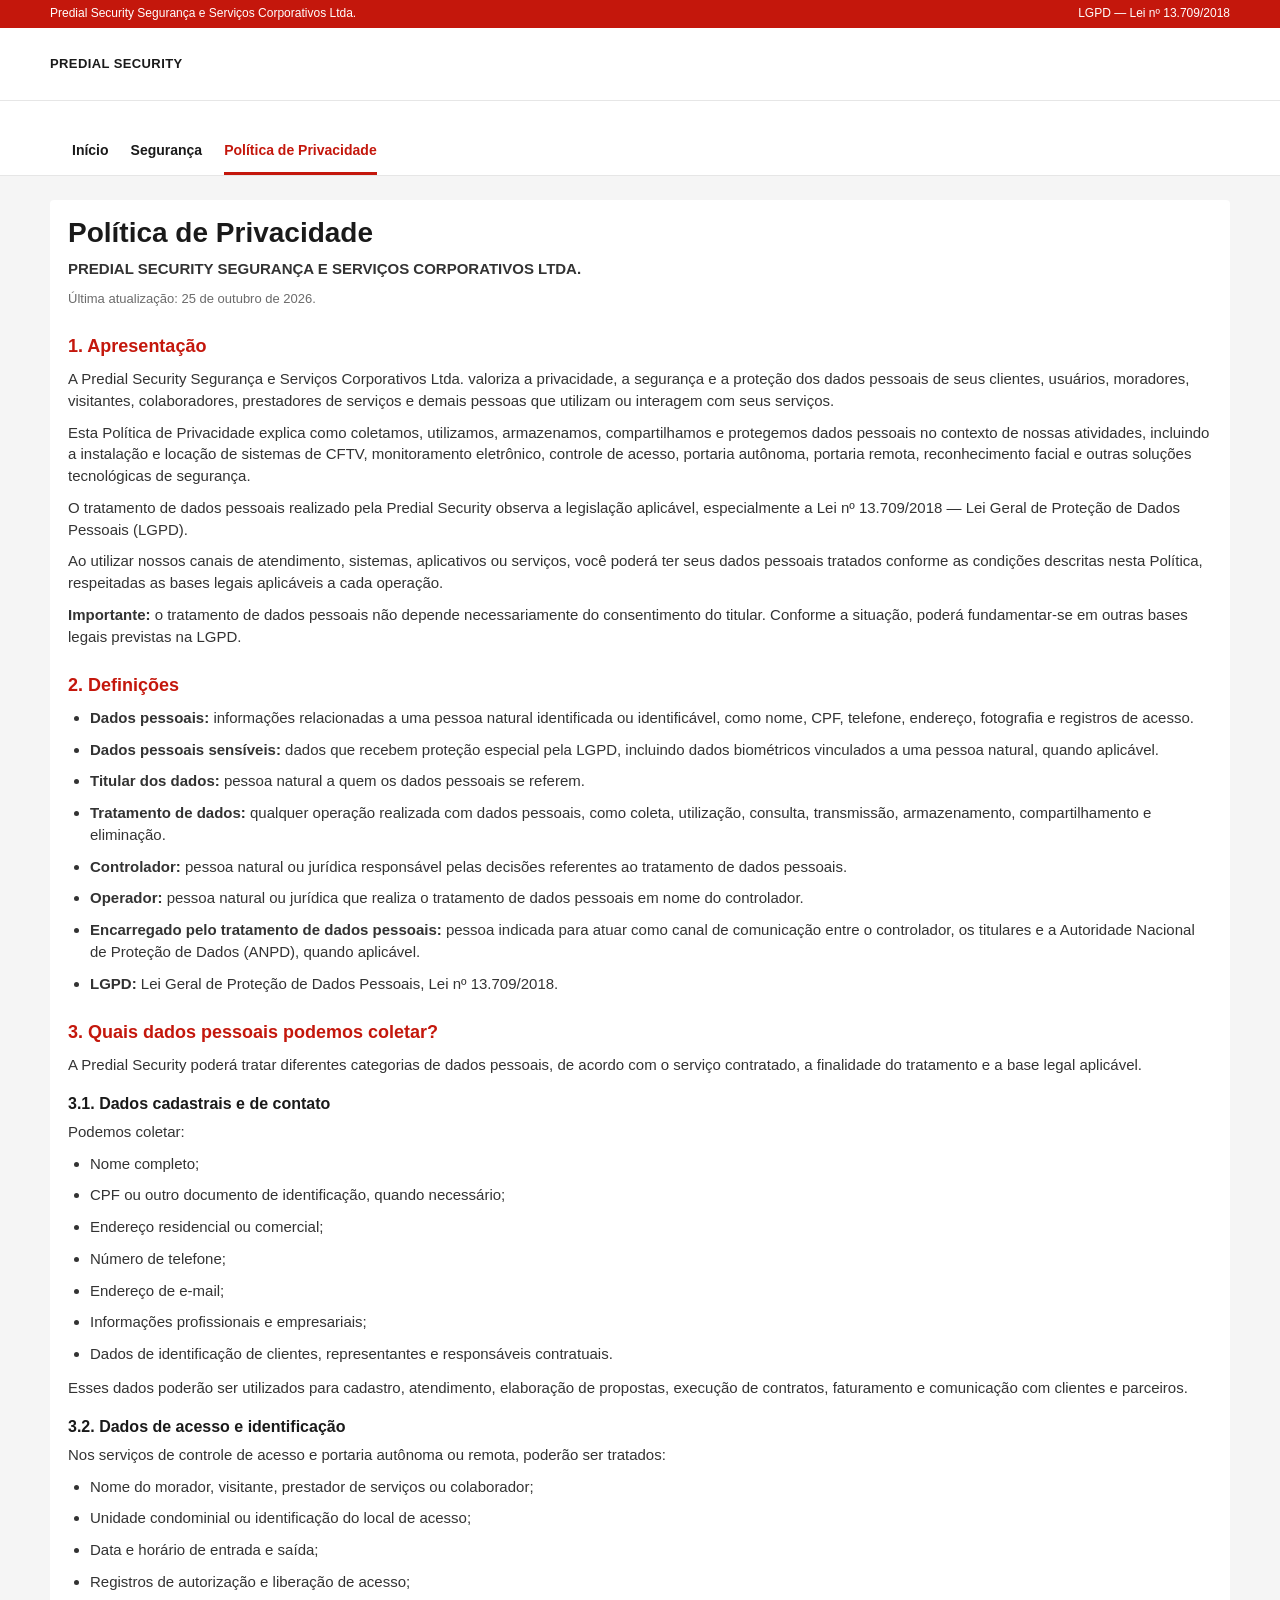
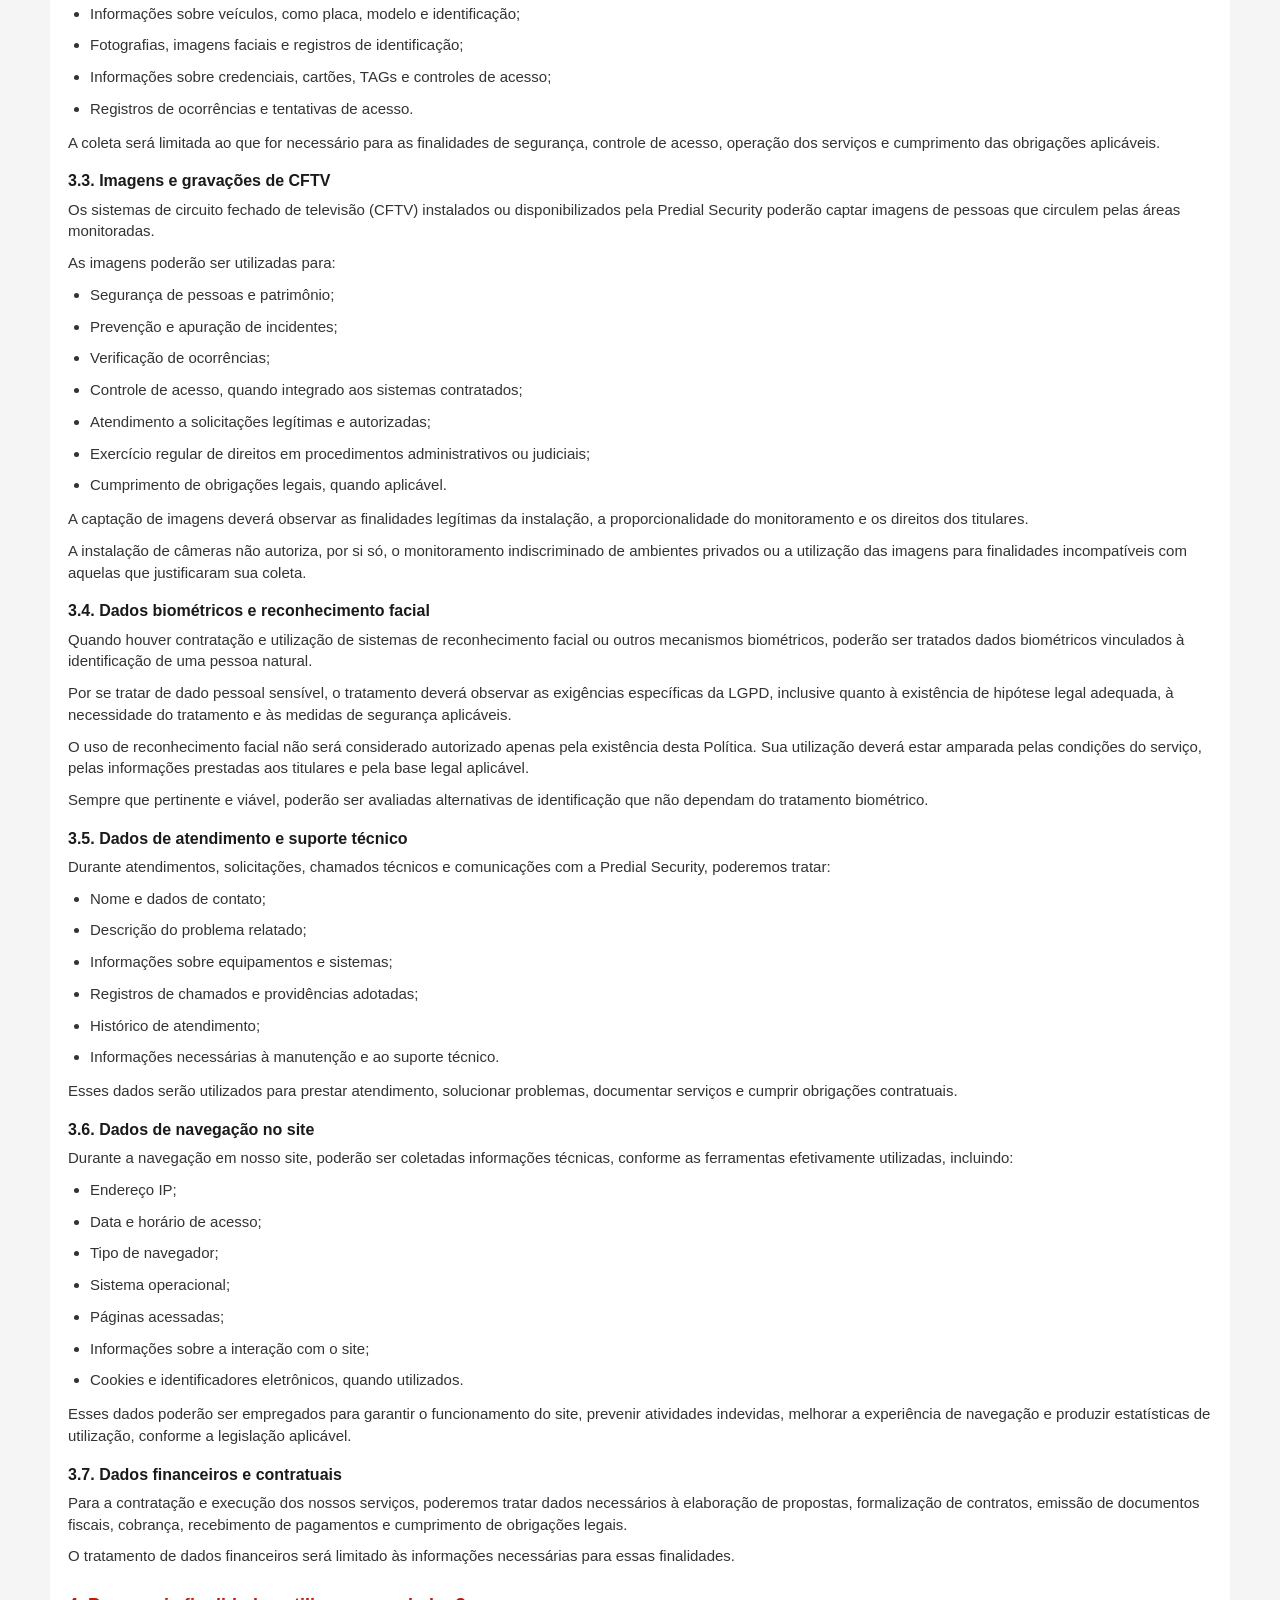
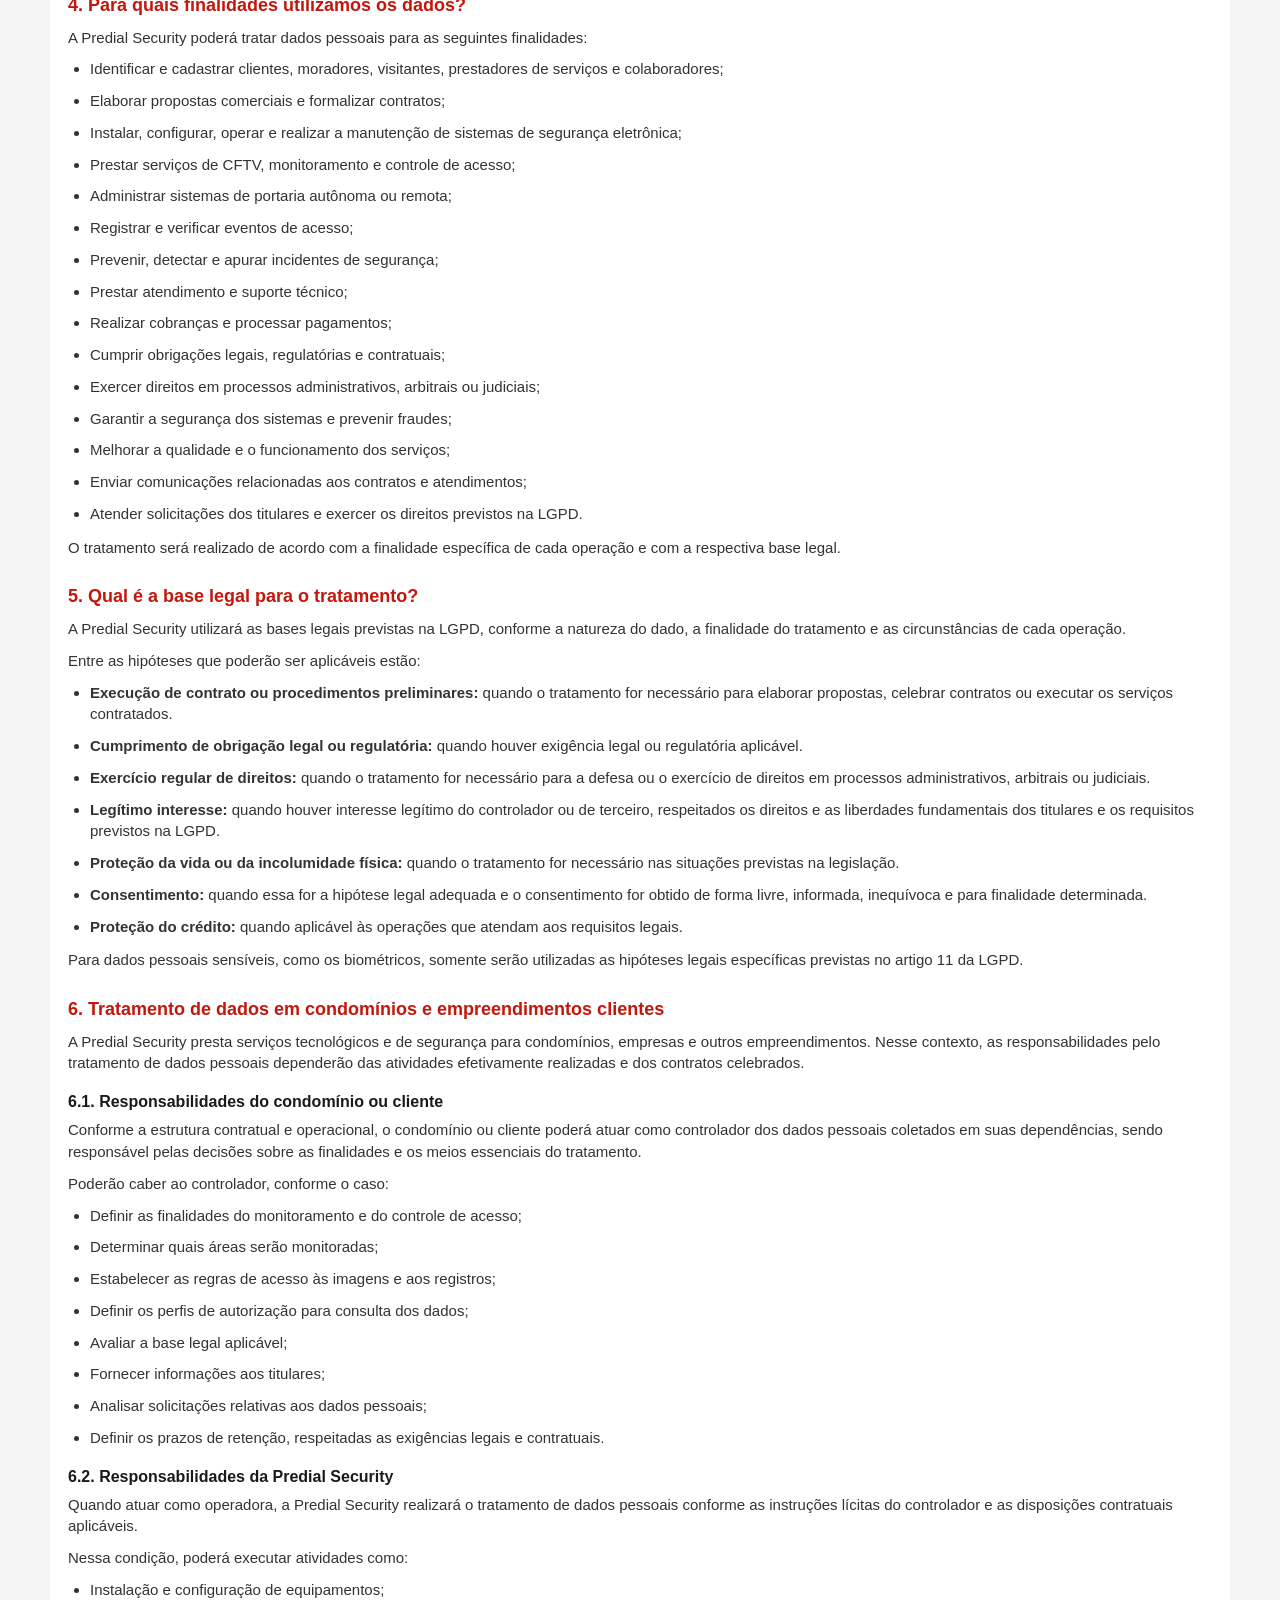
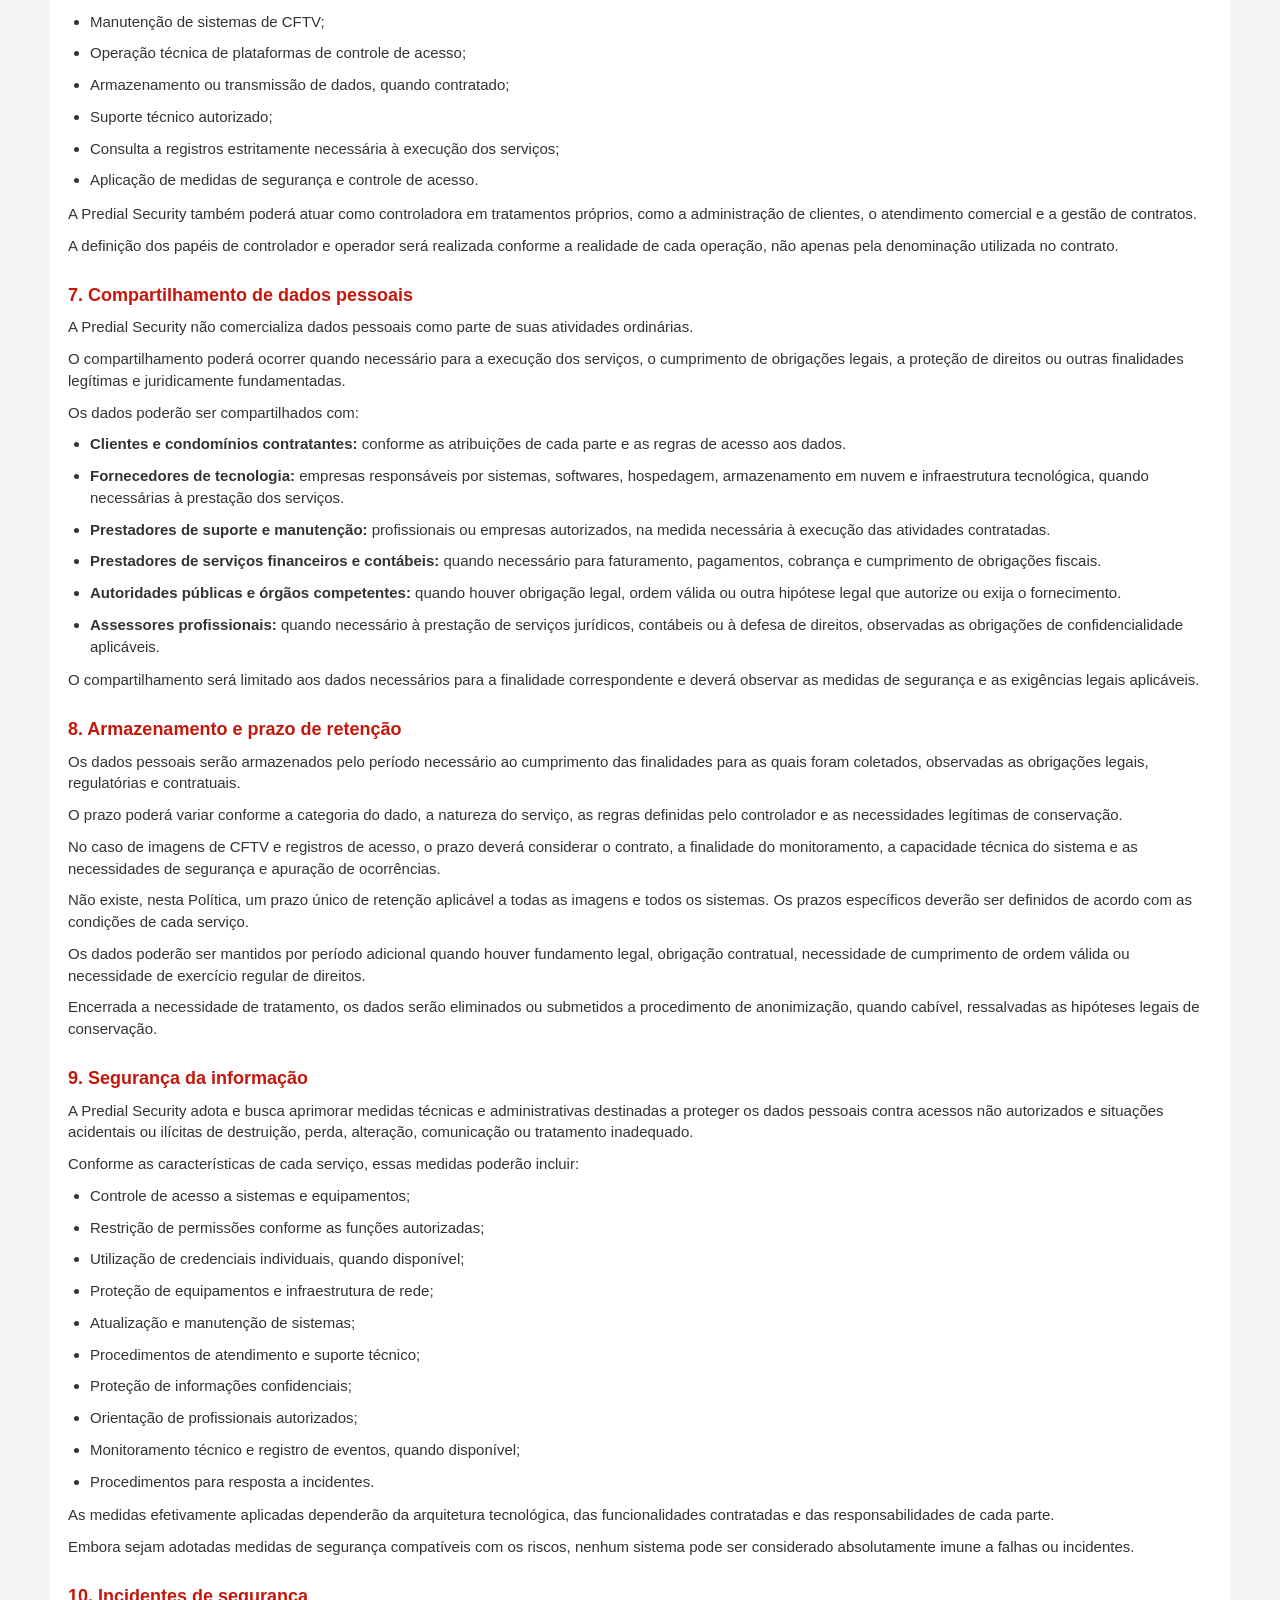
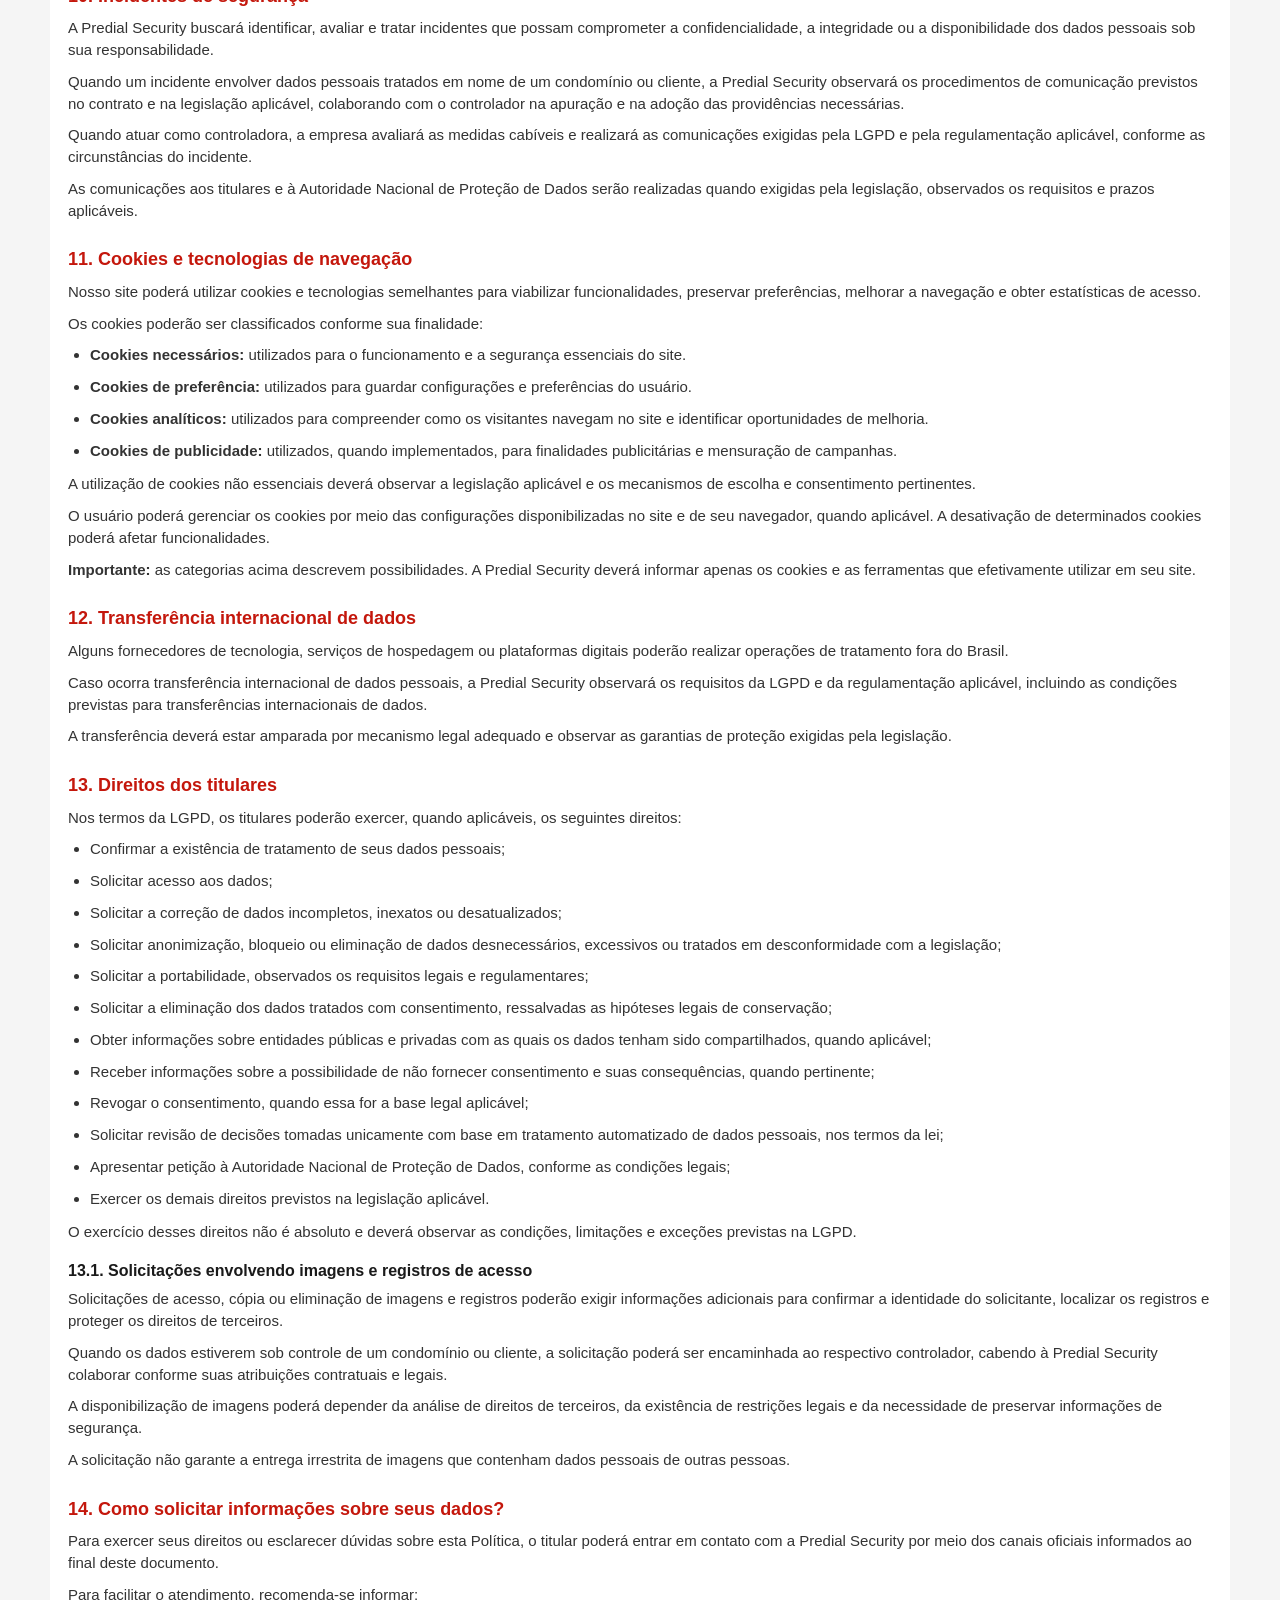
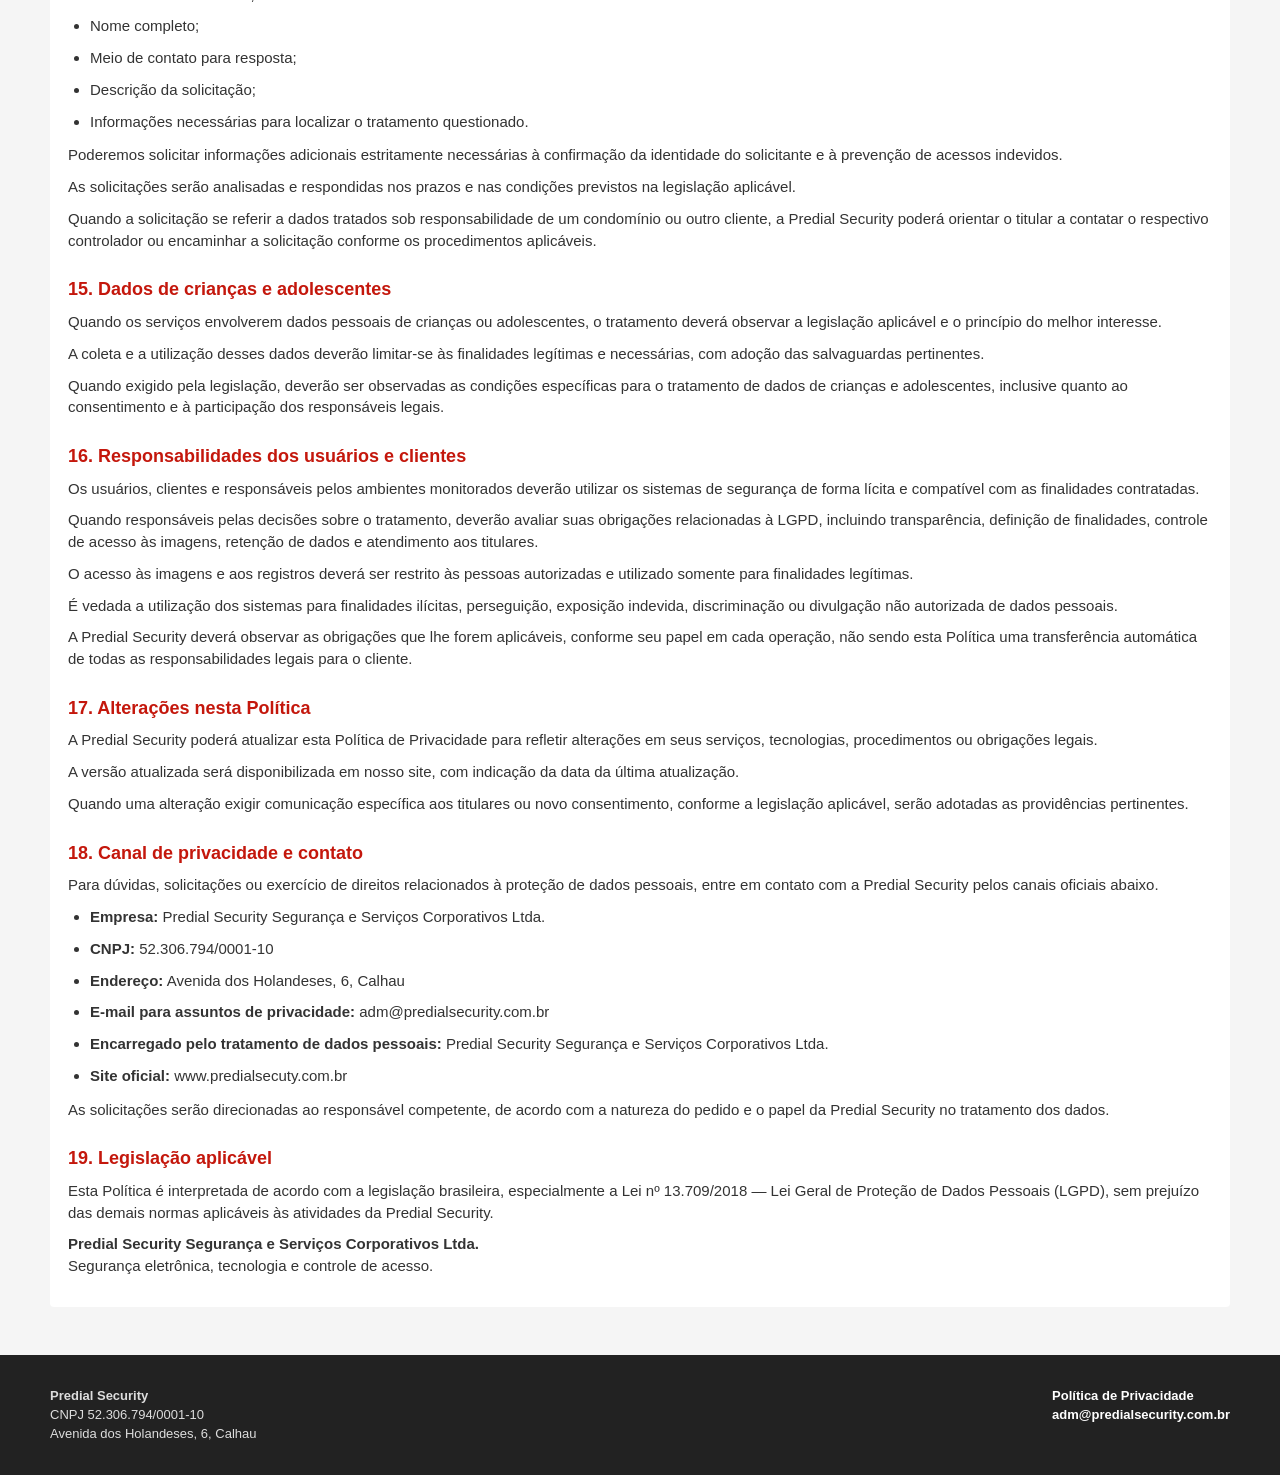
<file: privacidade.html>
<!DOCTYPE html>
<html lang="pt-BR">
<head>
  <meta charset="UTF-8">
  <meta name="viewport" content="width=device-width, initial-scale=1.0">
  <title>Política de Privacidade — Predial Security</title>
  <link rel="stylesheet" href="css/style.css">
</head>
<body>
  <div class="topbar">
    <div class="topbar-inner">
      <span>Predial Security Segurança e Serviços Corporativos Ltda.</span>
      <span>LGPD — Lei nº 13.709/2018</span>
    </div>
  </div>

  <header class="header">
    <div class="header-inner">
      <a class="logo" href="index.html">
        <span class="logo-text">Predial Security</span>
    </div>
  </header>

  <nav class="nav">
    <div class="nav-inner">
      <a href="index.html">Início</a>
      <a href="index.html#mais">Segurança</a>
      <a class="active" href="privacidade.html">Política de Privacidade</a>
    </div>
  </nav>

  <main class="wrap">
    <article class="policy">
      <h1>Política de Privacidade</h1>
      <p><strong>PREDIAL SECURITY SEGURANÇA E SERVIÇOS CORPORATIVOS LTDA.</strong></p>
      <p class="updated">Última atualização: 25 de outubro de 2026.</p>

      <h2>1. Apresentação</h2>
      <p>A Predial Security Segurança e Serviços Corporativos Ltda. valoriza a privacidade, a segurança e a proteção dos dados pessoais de seus clientes, usuários, moradores, visitantes, colaboradores, prestadores de serviços e demais pessoas que utilizam ou interagem com seus serviços.</p>
      <p>Esta Política de Privacidade explica como coletamos, utilizamos, armazenamos, compartilhamos e protegemos dados pessoais no contexto de nossas atividades, incluindo a instalação e locação de sistemas de CFTV, monitoramento eletrônico, controle de acesso, portaria autônoma, portaria remota, reconhecimento facial e outras soluções tecnológicas de segurança.</p>
      <p>O tratamento de dados pessoais realizado pela Predial Security observa a legislação aplicável, especialmente a Lei nº 13.709/2018 — Lei Geral de Proteção de Dados Pessoais (LGPD).</p>
      <p>Ao utilizar nossos canais de atendimento, sistemas, aplicativos ou serviços, você poderá ter seus dados pessoais tratados conforme as condições descritas nesta Política, respeitadas as bases legais aplicáveis a cada operação.</p>
      <p><strong>Importante:</strong> o tratamento de dados pessoais não depende necessariamente do consentimento do titular. Conforme a situação, poderá fundamentar-se em outras bases legais previstas na LGPD.</p>

      <h2>2. Definições</h2>
      <ul>
        <li><strong>Dados pessoais:</strong> informações relacionadas a uma pessoa natural identificada ou identificável, como nome, CPF, telefone, endereço, fotografia e registros de acesso.</li>
        <li><strong>Dados pessoais sensíveis:</strong> dados que recebem proteção especial pela LGPD, incluindo dados biométricos vinculados a uma pessoa natural, quando aplicável.</li>
        <li><strong>Titular dos dados:</strong> pessoa natural a quem os dados pessoais se referem.</li>
        <li><strong>Tratamento de dados:</strong> qualquer operação realizada com dados pessoais, como coleta, utilização, consulta, transmissão, armazenamento, compartilhamento e eliminação.</li>
        <li><strong>Controlador:</strong> pessoa natural ou jurídica responsável pelas decisões referentes ao tratamento de dados pessoais.</li>
        <li><strong>Operador:</strong> pessoa natural ou jurídica que realiza o tratamento de dados pessoais em nome do controlador.</li>
        <li><strong>Encarregado pelo tratamento de dados pessoais:</strong> pessoa indicada para atuar como canal de comunicação entre o controlador, os titulares e a Autoridade Nacional de Proteção de Dados (ANPD), quando aplicável.</li>
        <li><strong>LGPD:</strong> Lei Geral de Proteção de Dados Pessoais, Lei nº 13.709/2018.</li>
      </ul>

      <h2>3. Quais dados pessoais podemos coletar?</h2>
      <p>A Predial Security poderá tratar diferentes categorias de dados pessoais, de acordo com o serviço contratado, a finalidade do tratamento e a base legal aplicável.</p>

      <h3>3.1. Dados cadastrais e de contato</h3>
      <p>Podemos coletar:</p>
      <ul>
        <li>Nome completo;</li>
        <li>CPF ou outro documento de identificação, quando necessário;</li>
        <li>Endereço residencial ou comercial;</li>
        <li>Número de telefone;</li>
        <li>Endereço de e-mail;</li>
        <li>Informações profissionais e empresariais;</li>
        <li>Dados de identificação de clientes, representantes e responsáveis contratuais.</li>
      </ul>
      <p>Esses dados poderão ser utilizados para cadastro, atendimento, elaboração de propostas, execução de contratos, faturamento e comunicação com clientes e parceiros.</p>

      <h3>3.2. Dados de acesso e identificação</h3>
      <p>Nos serviços de controle de acesso e portaria autônoma ou remota, poderão ser tratados:</p>
      <ul>
        <li>Nome do morador, visitante, prestador de serviços ou colaborador;</li>
        <li>Unidade condominial ou identificação do local de acesso;</li>
        <li>Data e horário de entrada e saída;</li>
        <li>Registros de autorização e liberação de acesso;</li>
        <li>Informações sobre veículos, como placa, modelo e identificação;</li>
        <li>Fotografias, imagens faciais e registros de identificação;</li>
        <li>Informações sobre credenciais, cartões, TAGs e controles de acesso;</li>
        <li>Registros de ocorrências e tentativas de acesso.</li>
      </ul>
      <p>A coleta será limitada ao que for necessário para as finalidades de segurança, controle de acesso, operação dos serviços e cumprimento das obrigações aplicáveis.</p>

      <h3>3.3. Imagens e gravações de CFTV</h3>
      <p>Os sistemas de circuito fechado de televisão (CFTV) instalados ou disponibilizados pela Predial Security poderão captar imagens de pessoas que circulem pelas áreas monitoradas.</p>
      <p>As imagens poderão ser utilizadas para:</p>
      <ul>
        <li>Segurança de pessoas e patrimônio;</li>
        <li>Prevenção e apuração de incidentes;</li>
        <li>Verificação de ocorrências;</li>
        <li>Controle de acesso, quando integrado aos sistemas contratados;</li>
        <li>Atendimento a solicitações legítimas e autorizadas;</li>
        <li>Exercício regular de direitos em procedimentos administrativos ou judiciais;</li>
        <li>Cumprimento de obrigações legais, quando aplicável.</li>
      </ul>
      <p>A captação de imagens deverá observar as finalidades legítimas da instalação, a proporcionalidade do monitoramento e os direitos dos titulares.</p>
      <p>A instalação de câmeras não autoriza, por si só, o monitoramento indiscriminado de ambientes privados ou a utilização das imagens para finalidades incompatíveis com aquelas que justificaram sua coleta.</p>

      <h3>3.4. Dados biométricos e reconhecimento facial</h3>
      <p>Quando houver contratação e utilização de sistemas de reconhecimento facial ou outros mecanismos biométricos, poderão ser tratados dados biométricos vinculados à identificação de uma pessoa natural.</p>
      <p>Por se tratar de dado pessoal sensível, o tratamento deverá observar as exigências específicas da LGPD, inclusive quanto à existência de hipótese legal adequada, à necessidade do tratamento e às medidas de segurança aplicáveis.</p>
      <p>O uso de reconhecimento facial não será considerado autorizado apenas pela existência desta Política. Sua utilização deverá estar amparada pelas condições do serviço, pelas informações prestadas aos titulares e pela base legal aplicável.</p>
      <p>Sempre que pertinente e viável, poderão ser avaliadas alternativas de identificação que não dependam do tratamento biométrico.</p>

      <h3>3.5. Dados de atendimento e suporte técnico</h3>
      <p>Durante atendimentos, solicitações, chamados técnicos e comunicações com a Predial Security, poderemos tratar:</p>
      <ul>
        <li>Nome e dados de contato;</li>
        <li>Descrição do problema relatado;</li>
        <li>Informações sobre equipamentos e sistemas;</li>
        <li>Registros de chamados e providências adotadas;</li>
        <li>Histórico de atendimento;</li>
        <li>Informações necessárias à manutenção e ao suporte técnico.</li>
      </ul>
      <p>Esses dados serão utilizados para prestar atendimento, solucionar problemas, documentar serviços e cumprir obrigações contratuais.</p>

      <h3>3.6. Dados de navegação no site</h3>
      <p>Durante a navegação em nosso site, poderão ser coletadas informações técnicas, conforme as ferramentas efetivamente utilizadas, incluindo:</p>
      <ul>
        <li>Endereço IP;</li>
        <li>Data e horário de acesso;</li>
        <li>Tipo de navegador;</li>
        <li>Sistema operacional;</li>
        <li>Páginas acessadas;</li>
        <li>Informações sobre a interação com o site;</li>
        <li>Cookies e identificadores eletrônicos, quando utilizados.</li>
      </ul>
      <p>Esses dados poderão ser empregados para garantir o funcionamento do site, prevenir atividades indevidas, melhorar a experiência de navegação e produzir estatísticas de utilização, conforme a legislação aplicável.</p>

      <h3>3.7. Dados financeiros e contratuais</h3>
      <p>Para a contratação e execução dos nossos serviços, poderemos tratar dados necessários à elaboração de propostas, formalização de contratos, emissão de documentos fiscais, cobrança, recebimento de pagamentos e cumprimento de obrigações legais.</p>
      <p>O tratamento de dados financeiros será limitado às informações necessárias para essas finalidades.</p>

      <h2>4. Para quais finalidades utilizamos os dados?</h2>
      <p>A Predial Security poderá tratar dados pessoais para as seguintes finalidades:</p>
      <ul>
        <li>Identificar e cadastrar clientes, moradores, visitantes, prestadores de serviços e colaboradores;</li>
        <li>Elaborar propostas comerciais e formalizar contratos;</li>
        <li>Instalar, configurar, operar e realizar a manutenção de sistemas de segurança eletrônica;</li>
        <li>Prestar serviços de CFTV, monitoramento e controle de acesso;</li>
        <li>Administrar sistemas de portaria autônoma ou remota;</li>
        <li>Registrar e verificar eventos de acesso;</li>
        <li>Prevenir, detectar e apurar incidentes de segurança;</li>
        <li>Prestar atendimento e suporte técnico;</li>
        <li>Realizar cobranças e processar pagamentos;</li>
        <li>Cumprir obrigações legais, regulatórias e contratuais;</li>
        <li>Exercer direitos em processos administrativos, arbitrais ou judiciais;</li>
        <li>Garantir a segurança dos sistemas e prevenir fraudes;</li>
        <li>Melhorar a qualidade e o funcionamento dos serviços;</li>
        <li>Enviar comunicações relacionadas aos contratos e atendimentos;</li>
        <li>Atender solicitações dos titulares e exercer os direitos previstos na LGPD.</li>
      </ul>
      <p>O tratamento será realizado de acordo com a finalidade específica de cada operação e com a respectiva base legal.</p>

      <h2>5. Qual é a base legal para o tratamento?</h2>
      <p>A Predial Security utilizará as bases legais previstas na LGPD, conforme a natureza do dado, a finalidade do tratamento e as circunstâncias de cada operação.</p>
      <p>Entre as hipóteses que poderão ser aplicáveis estão:</p>
      <ul>
        <li><strong>Execução de contrato ou procedimentos preliminares:</strong> quando o tratamento for necessário para elaborar propostas, celebrar contratos ou executar os serviços contratados.</li>
        <li><strong>Cumprimento de obrigação legal ou regulatória:</strong> quando houver exigência legal ou regulatória aplicável.</li>
        <li><strong>Exercício regular de direitos:</strong> quando o tratamento for necessário para a defesa ou o exercício de direitos em processos administrativos, arbitrais ou judiciais.</li>
        <li><strong>Legítimo interesse:</strong> quando houver interesse legítimo do controlador ou de terceiro, respeitados os direitos e as liberdades fundamentais dos titulares e os requisitos previstos na LGPD.</li>
        <li><strong>Proteção da vida ou da incolumidade física:</strong> quando o tratamento for necessário nas situações previstas na legislação.</li>
        <li><strong>Consentimento:</strong> quando essa for a hipótese legal adequada e o consentimento for obtido de forma livre, informada, inequívoca e para finalidade determinada.</li>
        <li><strong>Proteção do crédito:</strong> quando aplicável às operações que atendam aos requisitos legais.</li>
      </ul>
      <p>Para dados pessoais sensíveis, como os biométricos, somente serão utilizadas as hipóteses legais específicas previstas no artigo 11 da LGPD.</p>

      <h2>6. Tratamento de dados em condomínios e empreendimentos clientes</h2>
      <p>A Predial Security presta serviços tecnológicos e de segurança para condomínios, empresas e outros empreendimentos. Nesse contexto, as responsabilidades pelo tratamento de dados pessoais dependerão das atividades efetivamente realizadas e dos contratos celebrados.</p>

      <h3>6.1. Responsabilidades do condomínio ou cliente</h3>
      <p>Conforme a estrutura contratual e operacional, o condomínio ou cliente poderá atuar como controlador dos dados pessoais coletados em suas dependências, sendo responsável pelas decisões sobre as finalidades e os meios essenciais do tratamento.</p>
      <p>Poderão caber ao controlador, conforme o caso:</p>
      <ul>
        <li>Definir as finalidades do monitoramento e do controle de acesso;</li>
        <li>Determinar quais áreas serão monitoradas;</li>
        <li>Estabelecer as regras de acesso às imagens e aos registros;</li>
        <li>Definir os perfis de autorização para consulta dos dados;</li>
        <li>Avaliar a base legal aplicável;</li>
        <li>Fornecer informações aos titulares;</li>
        <li>Analisar solicitações relativas aos dados pessoais;</li>
        <li>Definir os prazos de retenção, respeitadas as exigências legais e contratuais.</li>
      </ul>

      <h3>6.2. Responsabilidades da Predial Security</h3>
      <p>Quando atuar como operadora, a Predial Security realizará o tratamento de dados pessoais conforme as instruções lícitas do controlador e as disposições contratuais aplicáveis.</p>
      <p>Nessa condição, poderá executar atividades como:</p>
      <ul>
        <li>Instalação e configuração de equipamentos;</li>
        <li>Manutenção de sistemas de CFTV;</li>
        <li>Operação técnica de plataformas de controle de acesso;</li>
        <li>Armazenamento ou transmissão de dados, quando contratado;</li>
        <li>Suporte técnico autorizado;</li>
        <li>Consulta a registros estritamente necessária à execução dos serviços;</li>
        <li>Aplicação de medidas de segurança e controle de acesso.</li>
      </ul>
      <p>A Predial Security também poderá atuar como controladora em tratamentos próprios, como a administração de clientes, o atendimento comercial e a gestão de contratos.</p>
      <p>A definição dos papéis de controlador e operador será realizada conforme a realidade de cada operação, não apenas pela denominação utilizada no contrato.</p>

      <h2>7. Compartilhamento de dados pessoais</h2>
      <p>A Predial Security não comercializa dados pessoais como parte de suas atividades ordinárias.</p>
      <p>O compartilhamento poderá ocorrer quando necessário para a execução dos serviços, o cumprimento de obrigações legais, a proteção de direitos ou outras finalidades legítimas e juridicamente fundamentadas.</p>
      <p>Os dados poderão ser compartilhados com:</p>
      <ul>
        <li><strong>Clientes e condomínios contratantes:</strong> conforme as atribuições de cada parte e as regras de acesso aos dados.</li>
        <li><strong>Fornecedores de tecnologia:</strong> empresas responsáveis por sistemas, softwares, hospedagem, armazenamento em nuvem e infraestrutura tecnológica, quando necessárias à prestação dos serviços.</li>
        <li><strong>Prestadores de suporte e manutenção:</strong> profissionais ou empresas autorizados, na medida necessária à execução das atividades contratadas.</li>
        <li><strong>Prestadores de serviços financeiros e contábeis:</strong> quando necessário para faturamento, pagamentos, cobrança e cumprimento de obrigações fiscais.</li>
        <li><strong>Autoridades públicas e órgãos competentes:</strong> quando houver obrigação legal, ordem válida ou outra hipótese legal que autorize ou exija o fornecimento.</li>
        <li><strong>Assessores profissionais:</strong> quando necessário à prestação de serviços jurídicos, contábeis ou à defesa de direitos, observadas as obrigações de confidencialidade aplicáveis.</li>
      </ul>
      <p>O compartilhamento será limitado aos dados necessários para a finalidade correspondente e deverá observar as medidas de segurança e as exigências legais aplicáveis.</p>

      <h2>8. Armazenamento e prazo de retenção</h2>
      <p>Os dados pessoais serão armazenados pelo período necessário ao cumprimento das finalidades para as quais foram coletados, observadas as obrigações legais, regulatórias e contratuais.</p>
      <p>O prazo poderá variar conforme a categoria do dado, a natureza do serviço, as regras definidas pelo controlador e as necessidades legítimas de conservação.</p>
      <p>No caso de imagens de CFTV e registros de acesso, o prazo deverá considerar o contrato, a finalidade do monitoramento, a capacidade técnica do sistema e as necessidades de segurança e apuração de ocorrências.</p>
      <p>Não existe, nesta Política, um prazo único de retenção aplicável a todas as imagens e todos os sistemas. Os prazos específicos deverão ser definidos de acordo com as condições de cada serviço.</p>
      <p>Os dados poderão ser mantidos por período adicional quando houver fundamento legal, obrigação contratual, necessidade de cumprimento de ordem válida ou necessidade de exercício regular de direitos.</p>
      <p>Encerrada a necessidade de tratamento, os dados serão eliminados ou submetidos a procedimento de anonimização, quando cabível, ressalvadas as hipóteses legais de conservação.</p>

      <h2>9. Segurança da informação</h2>
      <p>A Predial Security adota e busca aprimorar medidas técnicas e administrativas destinadas a proteger os dados pessoais contra acessos não autorizados e situações acidentais ou ilícitas de destruição, perda, alteração, comunicação ou tratamento inadequado.</p>
      <p>Conforme as características de cada serviço, essas medidas poderão incluir:</p>
      <ul>
        <li>Controle de acesso a sistemas e equipamentos;</li>
        <li>Restrição de permissões conforme as funções autorizadas;</li>
        <li>Utilização de credenciais individuais, quando disponível;</li>
        <li>Proteção de equipamentos e infraestrutura de rede;</li>
        <li>Atualização e manutenção de sistemas;</li>
        <li>Procedimentos de atendimento e suporte técnico;</li>
        <li>Proteção de informações confidenciais;</li>
        <li>Orientação de profissionais autorizados;</li>
        <li>Monitoramento técnico e registro de eventos, quando disponível;</li>
        <li>Procedimentos para resposta a incidentes.</li>
      </ul>
      <p>As medidas efetivamente aplicadas dependerão da arquitetura tecnológica, das funcionalidades contratadas e das responsabilidades de cada parte.</p>
      <p>Embora sejam adotadas medidas de segurança compatíveis com os riscos, nenhum sistema pode ser considerado absolutamente imune a falhas ou incidentes.</p>

      <h2>10. Incidentes de segurança</h2>
      <p>A Predial Security buscará identificar, avaliar e tratar incidentes que possam comprometer a confidencialidade, a integridade ou a disponibilidade dos dados pessoais sob sua responsabilidade.</p>
      <p>Quando um incidente envolver dados pessoais tratados em nome de um condomínio ou cliente, a Predial Security observará os procedimentos de comunicação previstos no contrato e na legislação aplicável, colaborando com o controlador na apuração e na adoção das providências necessárias.</p>
      <p>Quando atuar como controladora, a empresa avaliará as medidas cabíveis e realizará as comunicações exigidas pela LGPD e pela regulamentação aplicável, conforme as circunstâncias do incidente.</p>
      <p>As comunicações aos titulares e à Autoridade Nacional de Proteção de Dados serão realizadas quando exigidas pela legislação, observados os requisitos e prazos aplicáveis.</p>

      <h2>11. Cookies e tecnologias de navegação</h2>
      <p>Nosso site poderá utilizar cookies e tecnologias semelhantes para viabilizar funcionalidades, preservar preferências, melhorar a navegação e obter estatísticas de acesso.</p>
      <p>Os cookies poderão ser classificados conforme sua finalidade:</p>
      <ul>
        <li><strong>Cookies necessários:</strong> utilizados para o funcionamento e a segurança essenciais do site.</li>
        <li><strong>Cookies de preferência:</strong> utilizados para guardar configurações e preferências do usuário.</li>
        <li><strong>Cookies analíticos:</strong> utilizados para compreender como os visitantes navegam no site e identificar oportunidades de melhoria.</li>
        <li><strong>Cookies de publicidade:</strong> utilizados, quando implementados, para finalidades publicitárias e mensuração de campanhas.</li>
      </ul>
      <p>A utilização de cookies não essenciais deverá observar a legislação aplicável e os mecanismos de escolha e consentimento pertinentes.</p>
      <p>O usuário poderá gerenciar os cookies por meio das configurações disponibilizadas no site e de seu navegador, quando aplicável. A desativação de determinados cookies poderá afetar funcionalidades.</p>
      <p><strong>Importante:</strong> as categorias acima descrevem possibilidades. A Predial Security deverá informar apenas os cookies e as ferramentas que efetivamente utilizar em seu site.</p>

      <h2>12. Transferência internacional de dados</h2>
      <p>Alguns fornecedores de tecnologia, serviços de hospedagem ou plataformas digitais poderão realizar operações de tratamento fora do Brasil.</p>
      <p>Caso ocorra transferência internacional de dados pessoais, a Predial Security observará os requisitos da LGPD e da regulamentação aplicável, incluindo as condições previstas para transferências internacionais de dados.</p>
      <p>A transferência deverá estar amparada por mecanismo legal adequado e observar as garantias de proteção exigidas pela legislação.</p>

      <h2>13. Direitos dos titulares</h2>
      <p>Nos termos da LGPD, os titulares poderão exercer, quando aplicáveis, os seguintes direitos:</p>
      <ul>
        <li>Confirmar a existência de tratamento de seus dados pessoais;</li>
        <li>Solicitar acesso aos dados;</li>
        <li>Solicitar a correção de dados incompletos, inexatos ou desatualizados;</li>
        <li>Solicitar anonimização, bloqueio ou eliminação de dados desnecessários, excessivos ou tratados em desconformidade com a legislação;</li>
        <li>Solicitar a portabilidade, observados os requisitos legais e regulamentares;</li>
        <li>Solicitar a eliminação dos dados tratados com consentimento, ressalvadas as hipóteses legais de conservação;</li>
        <li>Obter informações sobre entidades públicas e privadas com as quais os dados tenham sido compartilhados, quando aplicável;</li>
        <li>Receber informações sobre a possibilidade de não fornecer consentimento e suas consequências, quando pertinente;</li>
        <li>Revogar o consentimento, quando essa for a base legal aplicável;</li>
        <li>Solicitar revisão de decisões tomadas unicamente com base em tratamento automatizado de dados pessoais, nos termos da lei;</li>
        <li>Apresentar petição à Autoridade Nacional de Proteção de Dados, conforme as condições legais;</li>
        <li>Exercer os demais direitos previstos na legislação aplicável.</li>
      </ul>
      <p>O exercício desses direitos não é absoluto e deverá observar as condições, limitações e exceções previstas na LGPD.</p>

      <h3>13.1. Solicitações envolvendo imagens e registros de acesso</h3>
      <p>Solicitações de acesso, cópia ou eliminação de imagens e registros poderão exigir informações adicionais para confirmar a identidade do solicitante, localizar os registros e proteger os direitos de terceiros.</p>
      <p>Quando os dados estiverem sob controle de um condomínio ou cliente, a solicitação poderá ser encaminhada ao respectivo controlador, cabendo à Predial Security colaborar conforme suas atribuições contratuais e legais.</p>
      <p>A disponibilização de imagens poderá depender da análise de direitos de terceiros, da existência de restrições legais e da necessidade de preservar informações de segurança.</p>
      <p>A solicitação não garante a entrega irrestrita de imagens que contenham dados pessoais de outras pessoas.</p>

      <h2>14. Como solicitar informações sobre seus dados?</h2>
      <p>Para exercer seus direitos ou esclarecer dúvidas sobre esta Política, o titular poderá entrar em contato com a Predial Security por meio dos canais oficiais informados ao final deste documento.</p>
      <p>Para facilitar o atendimento, recomenda-se informar:</p>
      <ul>
        <li>Nome completo;</li>
        <li>Meio de contato para resposta;</li>
        <li>Descrição da solicitação;</li>
        <li>Informações necessárias para localizar o tratamento questionado.</li>
      </ul>
      <p>Poderemos solicitar informações adicionais estritamente necessárias à confirmação da identidade do solicitante e à prevenção de acessos indevidos.</p>
      <p>As solicitações serão analisadas e respondidas nos prazos e nas condições previstos na legislação aplicável.</p>
      <p>Quando a solicitação se referir a dados tratados sob responsabilidade de um condomínio ou outro cliente, a Predial Security poderá orientar o titular a contatar o respectivo controlador ou encaminhar a solicitação conforme os procedimentos aplicáveis.</p>

      <h2>15. Dados de crianças e adolescentes</h2>
      <p>Quando os serviços envolverem dados pessoais de crianças ou adolescentes, o tratamento deverá observar a legislação aplicável e o princípio do melhor interesse.</p>
      <p>A coleta e a utilização desses dados deverão limitar-se às finalidades legítimas e necessárias, com adoção das salvaguardas pertinentes.</p>
      <p>Quando exigido pela legislação, deverão ser observadas as condições específicas para o tratamento de dados de crianças e adolescentes, inclusive quanto ao consentimento e à participação dos responsáveis legais.</p>

      <h2>16. Responsabilidades dos usuários e clientes</h2>
      <p>Os usuários, clientes e responsáveis pelos ambientes monitorados deverão utilizar os sistemas de segurança de forma lícita e compatível com as finalidades contratadas.</p>
      <p>Quando responsáveis pelas decisões sobre o tratamento, deverão avaliar suas obrigações relacionadas à LGPD, incluindo transparência, definição de finalidades, controle de acesso às imagens, retenção de dados e atendimento aos titulares.</p>
      <p>O acesso às imagens e aos registros deverá ser restrito às pessoas autorizadas e utilizado somente para finalidades legítimas.</p>
      <p>É vedada a utilização dos sistemas para finalidades ilícitas, perseguição, exposição indevida, discriminação ou divulgação não autorizada de dados pessoais.</p>
      <p>A Predial Security deverá observar as obrigações que lhe forem aplicáveis, conforme seu papel em cada operação, não sendo esta Política uma transferência automática de todas as responsabilidades legais para o cliente.</p>

      <h2>17. Alterações nesta Política</h2>
      <p>A Predial Security poderá atualizar esta Política de Privacidade para refletir alterações em seus serviços, tecnologias, procedimentos ou obrigações legais.</p>
      <p>A versão atualizada será disponibilizada em nosso site, com indicação da data da última atualização.</p>
      <p>Quando uma alteração exigir comunicação específica aos titulares ou novo consentimento, conforme a legislação aplicável, serão adotadas as providências pertinentes.</p>

      <h2>18. Canal de privacidade e contato</h2>
      <p>Para dúvidas, solicitações ou exercício de direitos relacionados à proteção de dados pessoais, entre em contato com a Predial Security pelos canais oficiais abaixo.</p>
      <ul>
        <li><strong>Empresa:</strong> Predial Security Segurança e Serviços Corporativos Ltda.</li>
        <li><strong>CNPJ:</strong> 52.306.794/0001-10</li>
        <li><strong>Endereço:</strong> Avenida dos Holandeses, 6, Calhau</li>
        <li><strong>E-mail para assuntos de privacidade:</strong> <a href="mailto:adm@predialsecurity.com.br">adm@predialsecurity.com.br</a></li>
        <li><strong>Encarregado pelo tratamento de dados pessoais:</strong> Predial Security Segurança e Serviços Corporativos Ltda.</li>
        <li><strong>Site oficial:</strong> www.predialsecuty.com.br</li>
      </ul>
      <p>As solicitações serão direcionadas ao responsável competente, de acordo com a natureza do pedido e o papel da Predial Security no tratamento dos dados.</p>

      <h2>19. Legislação aplicável</h2>
      <p>Esta Política é interpretada de acordo com a legislação brasileira, especialmente a Lei nº 13.709/2018 — Lei Geral de Proteção de Dados Pessoais (LGPD), sem prejuízo das demais normas aplicáveis às atividades da Predial Security.</p>
      <p><strong>Predial Security Segurança e Serviços Corporativos Ltda.</strong><br>Segurança eletrônica, tecnologia e controle de acesso.</p>
    </article>
  </main>

  <footer class="footer">
    <div class="footer-inner">
      <div>
        <strong>Predial Security</strong><br>
        CNPJ 52.306.794/0001-10<br>
        Avenida dos Holandeses, 6, Calhau
      </div>
      <div>
        <a href="privacidade.html">Política de Privacidade</a><br>
        <a href="mailto:adm@predialsecurity.com.br">adm@predialsecurity.com.br</a>
      </div>
    </div>
  </footer>

</body>
</html>
</file>
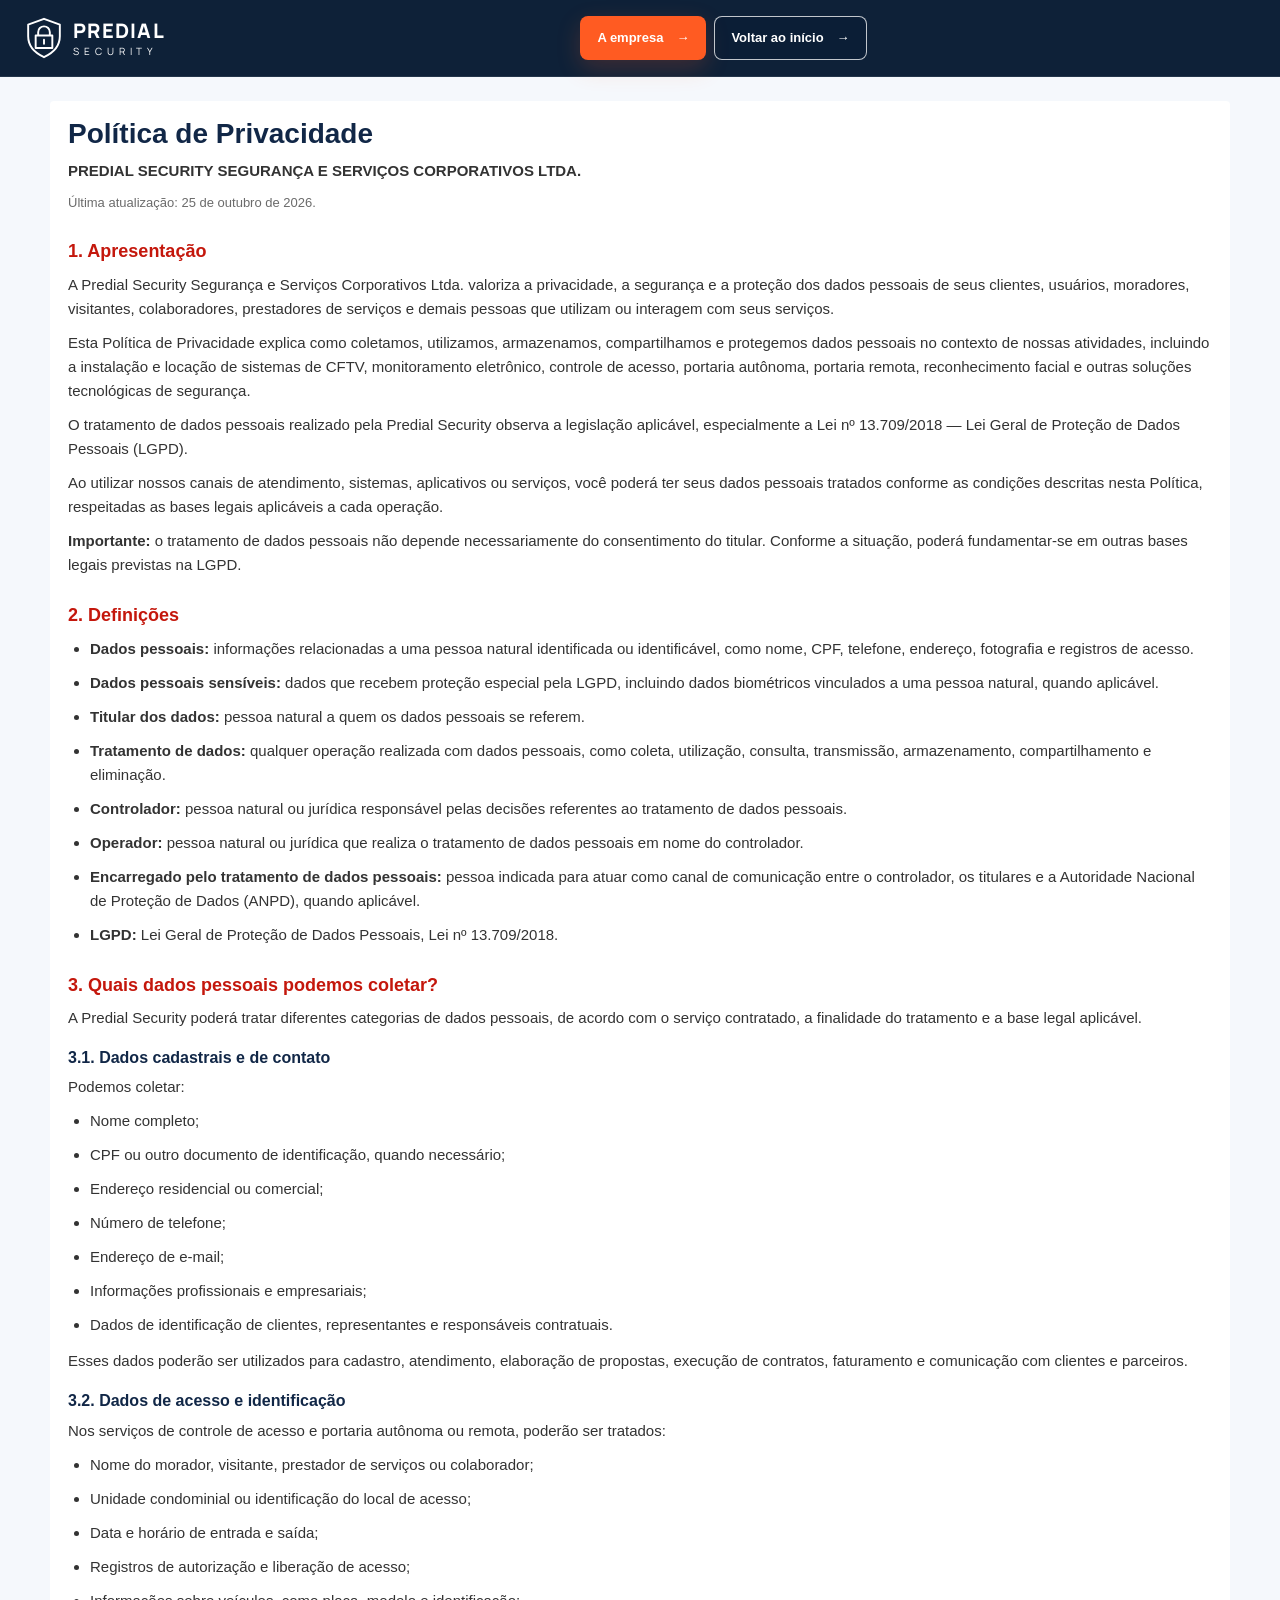
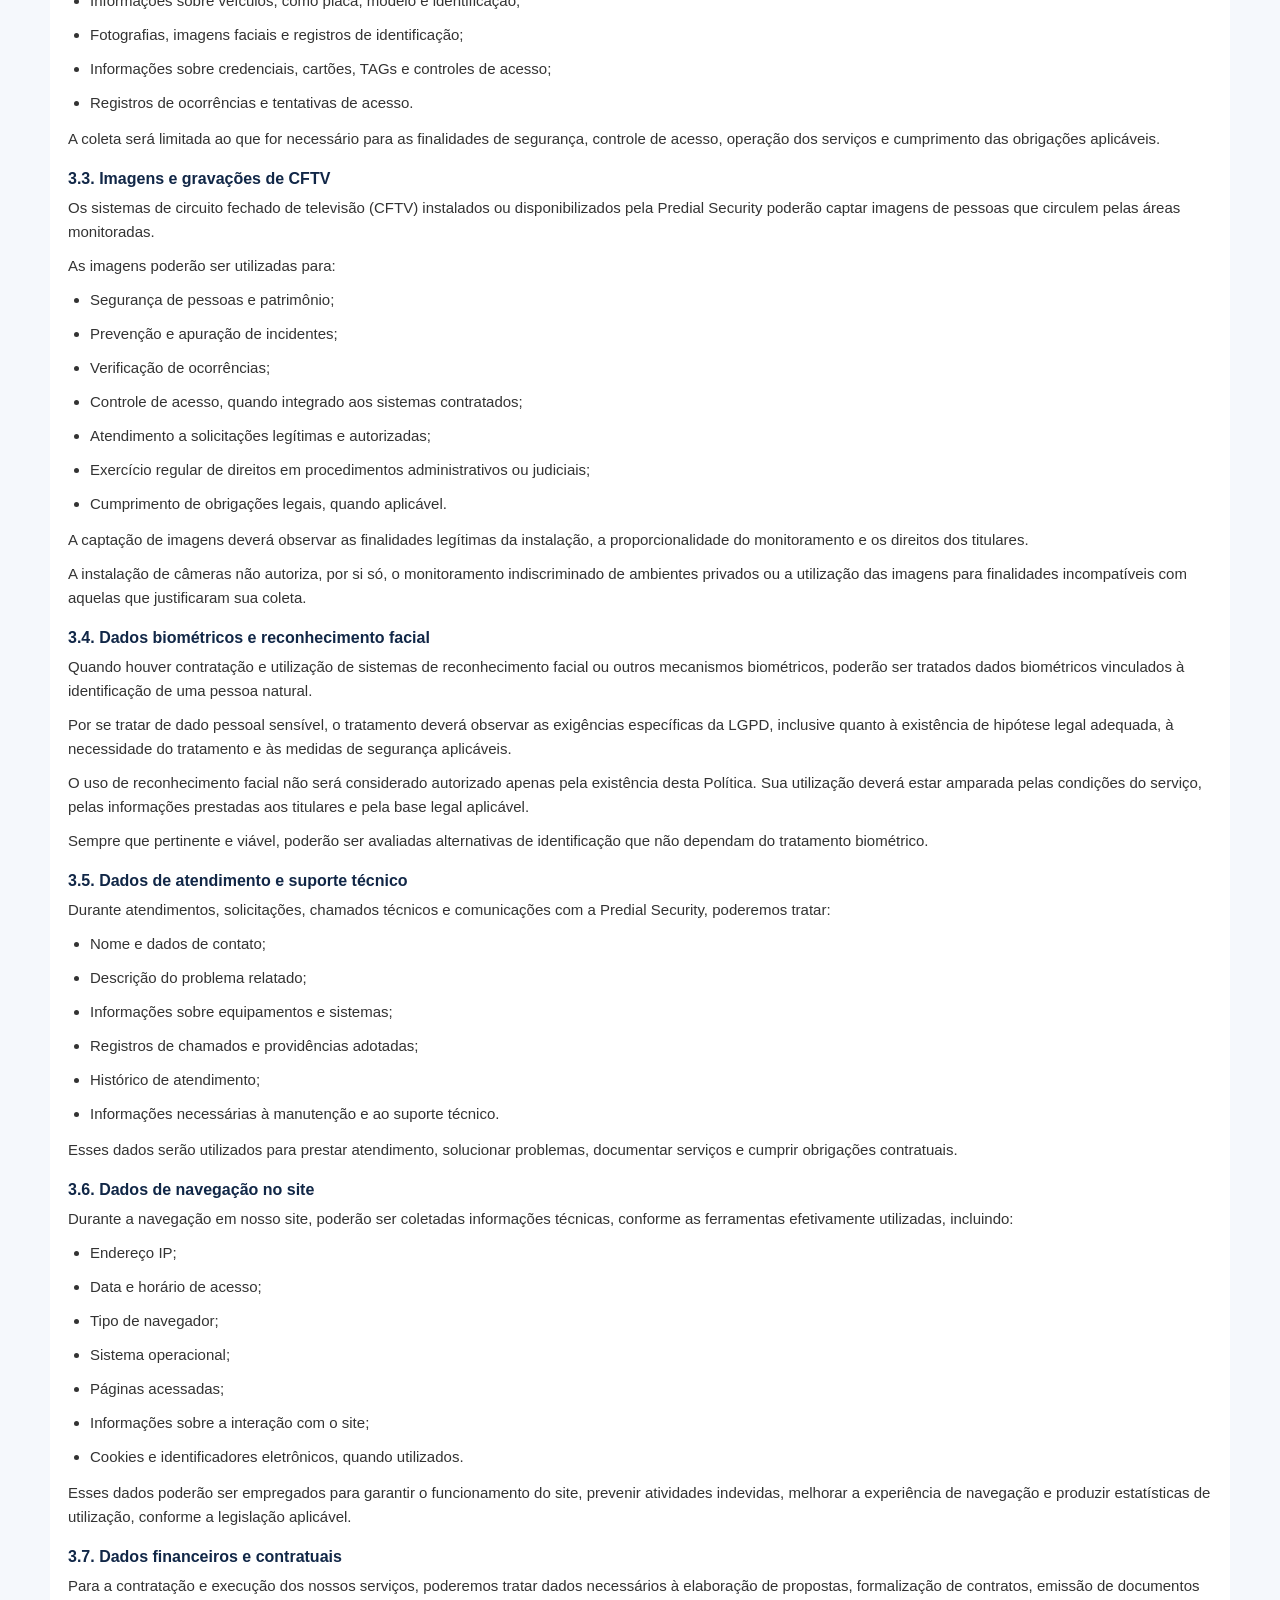
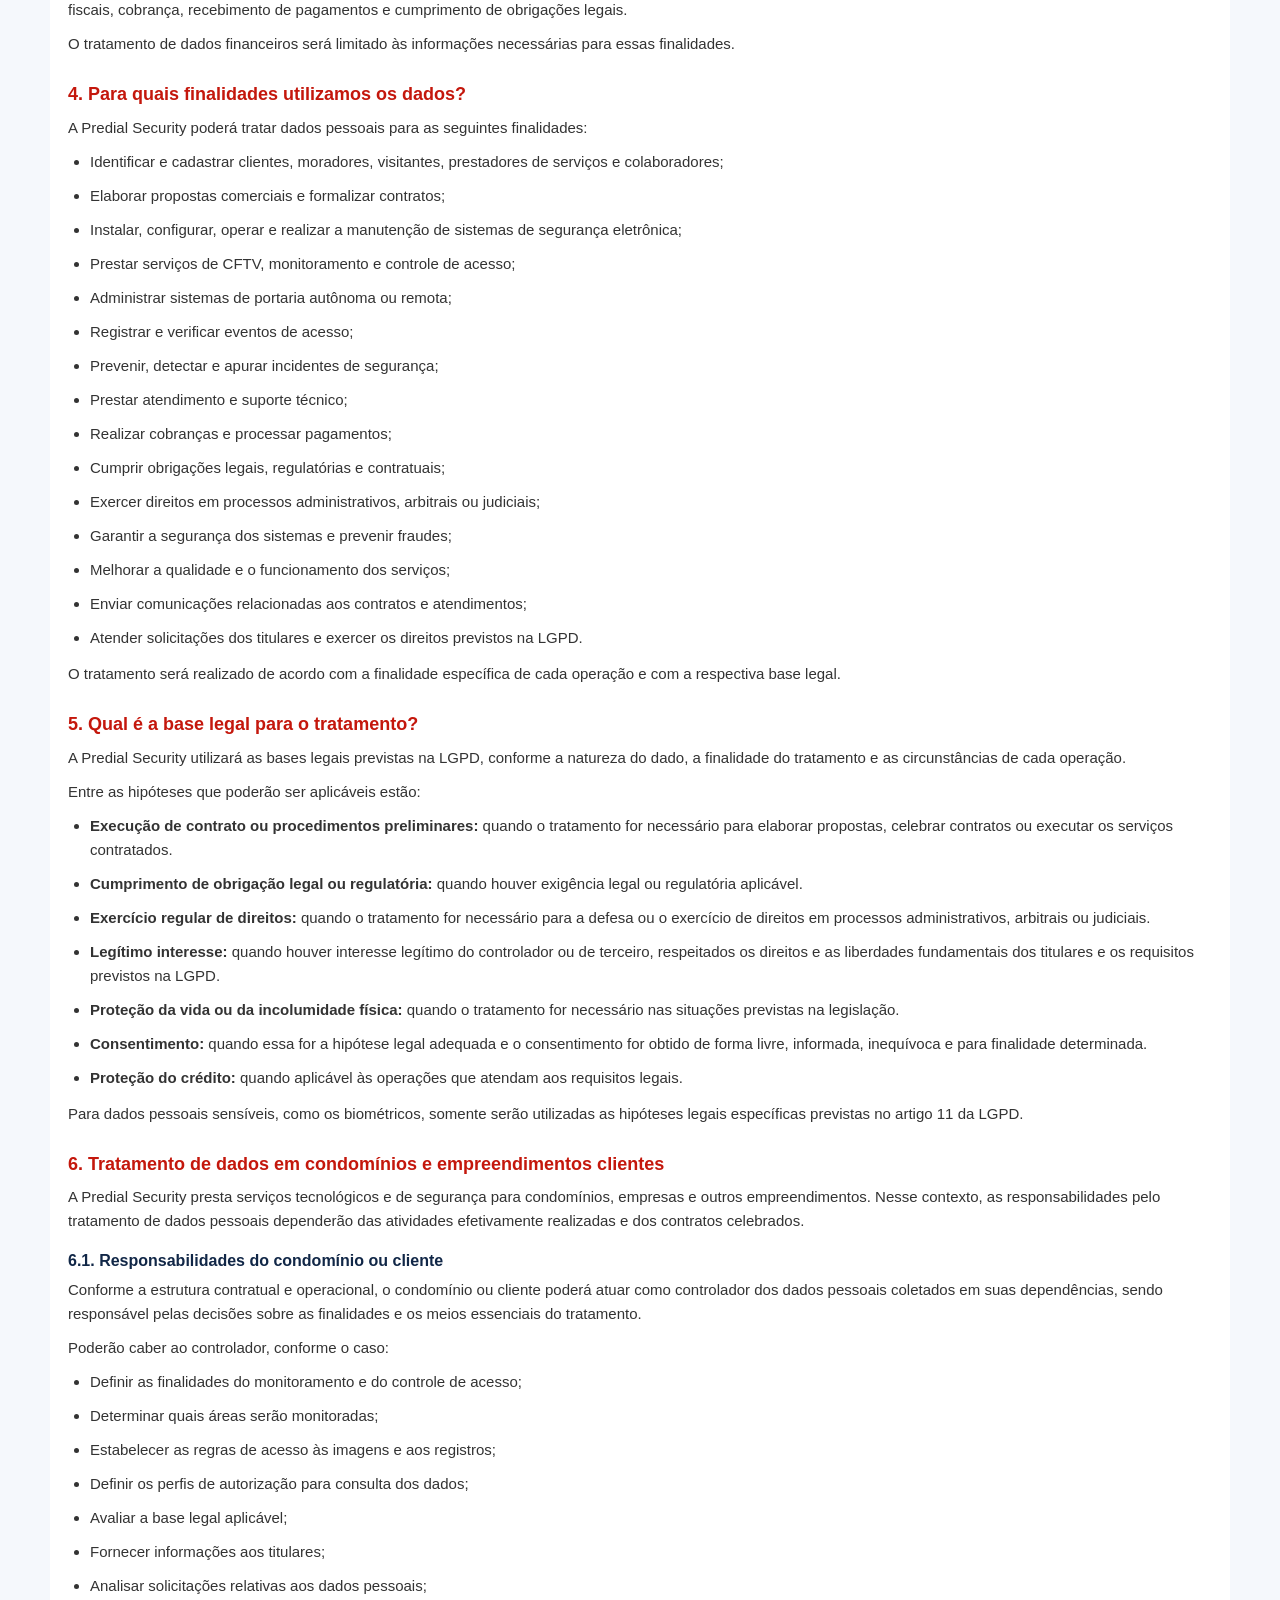
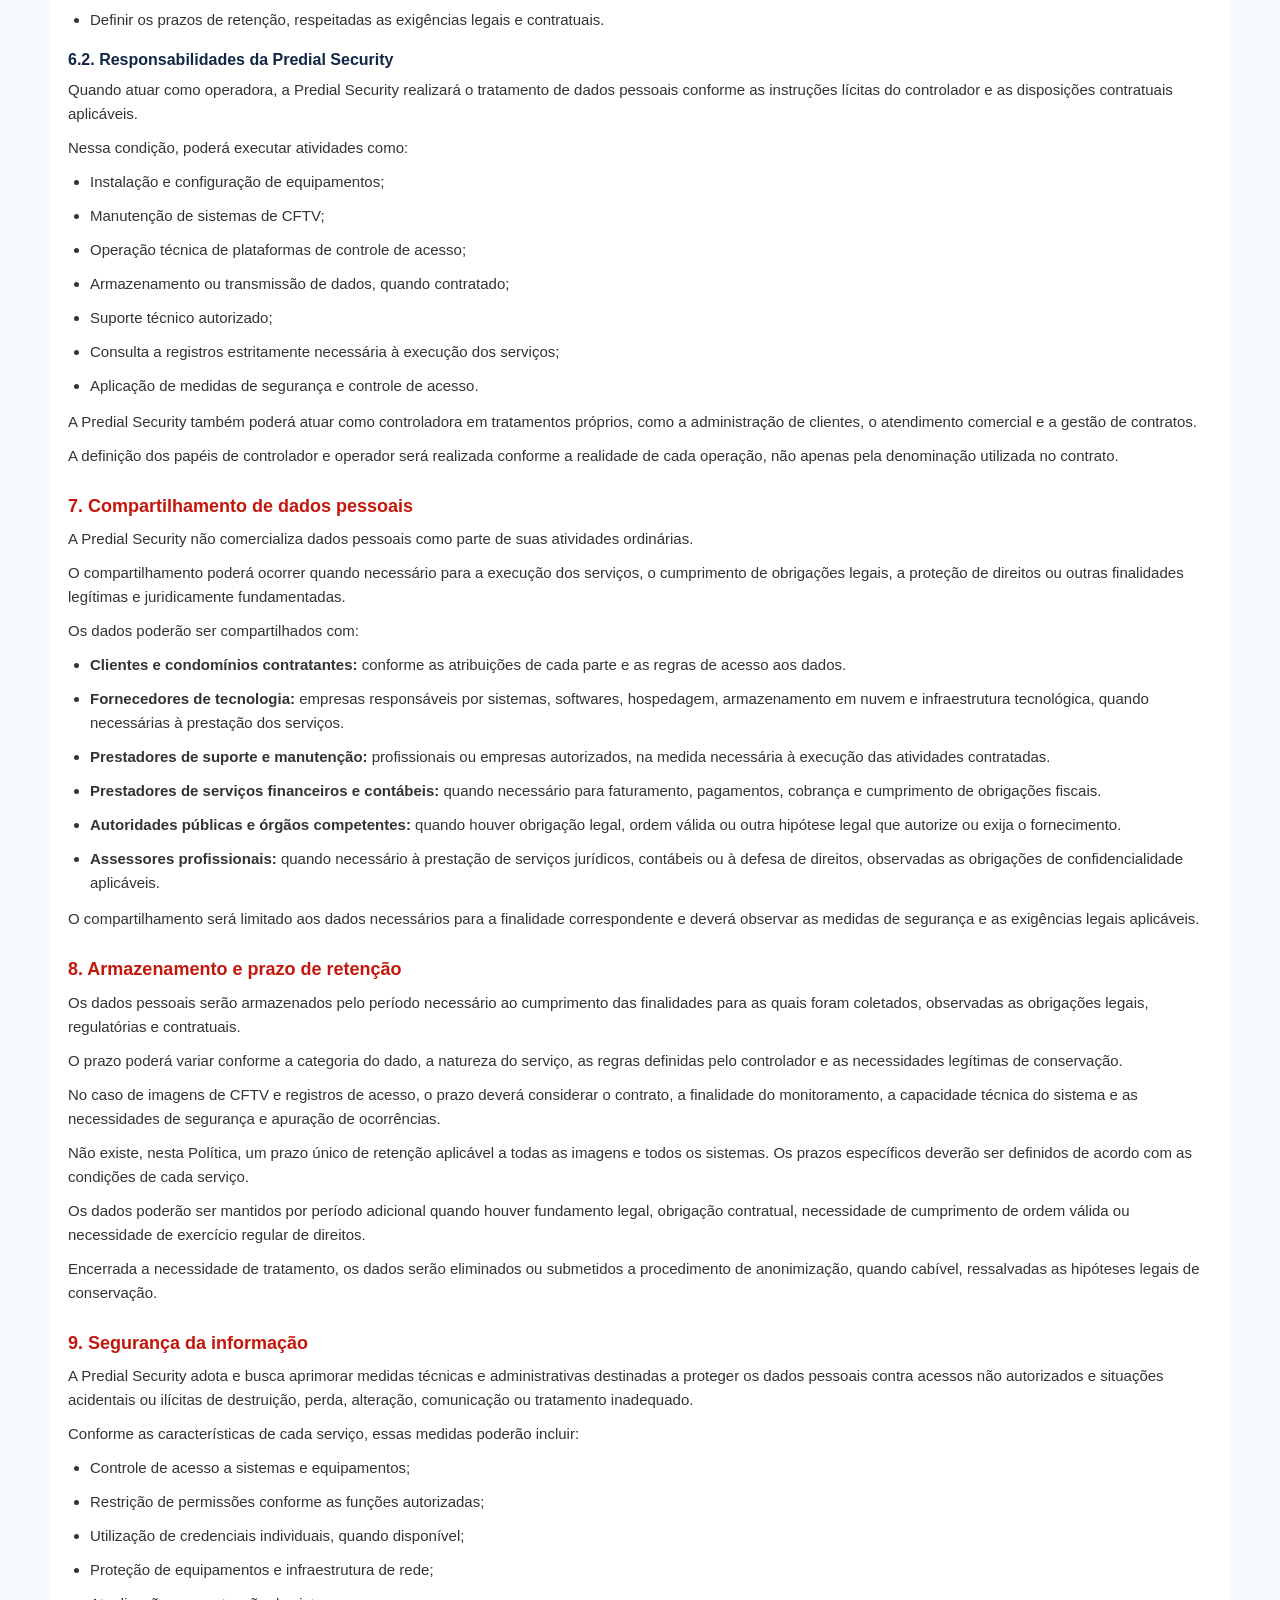
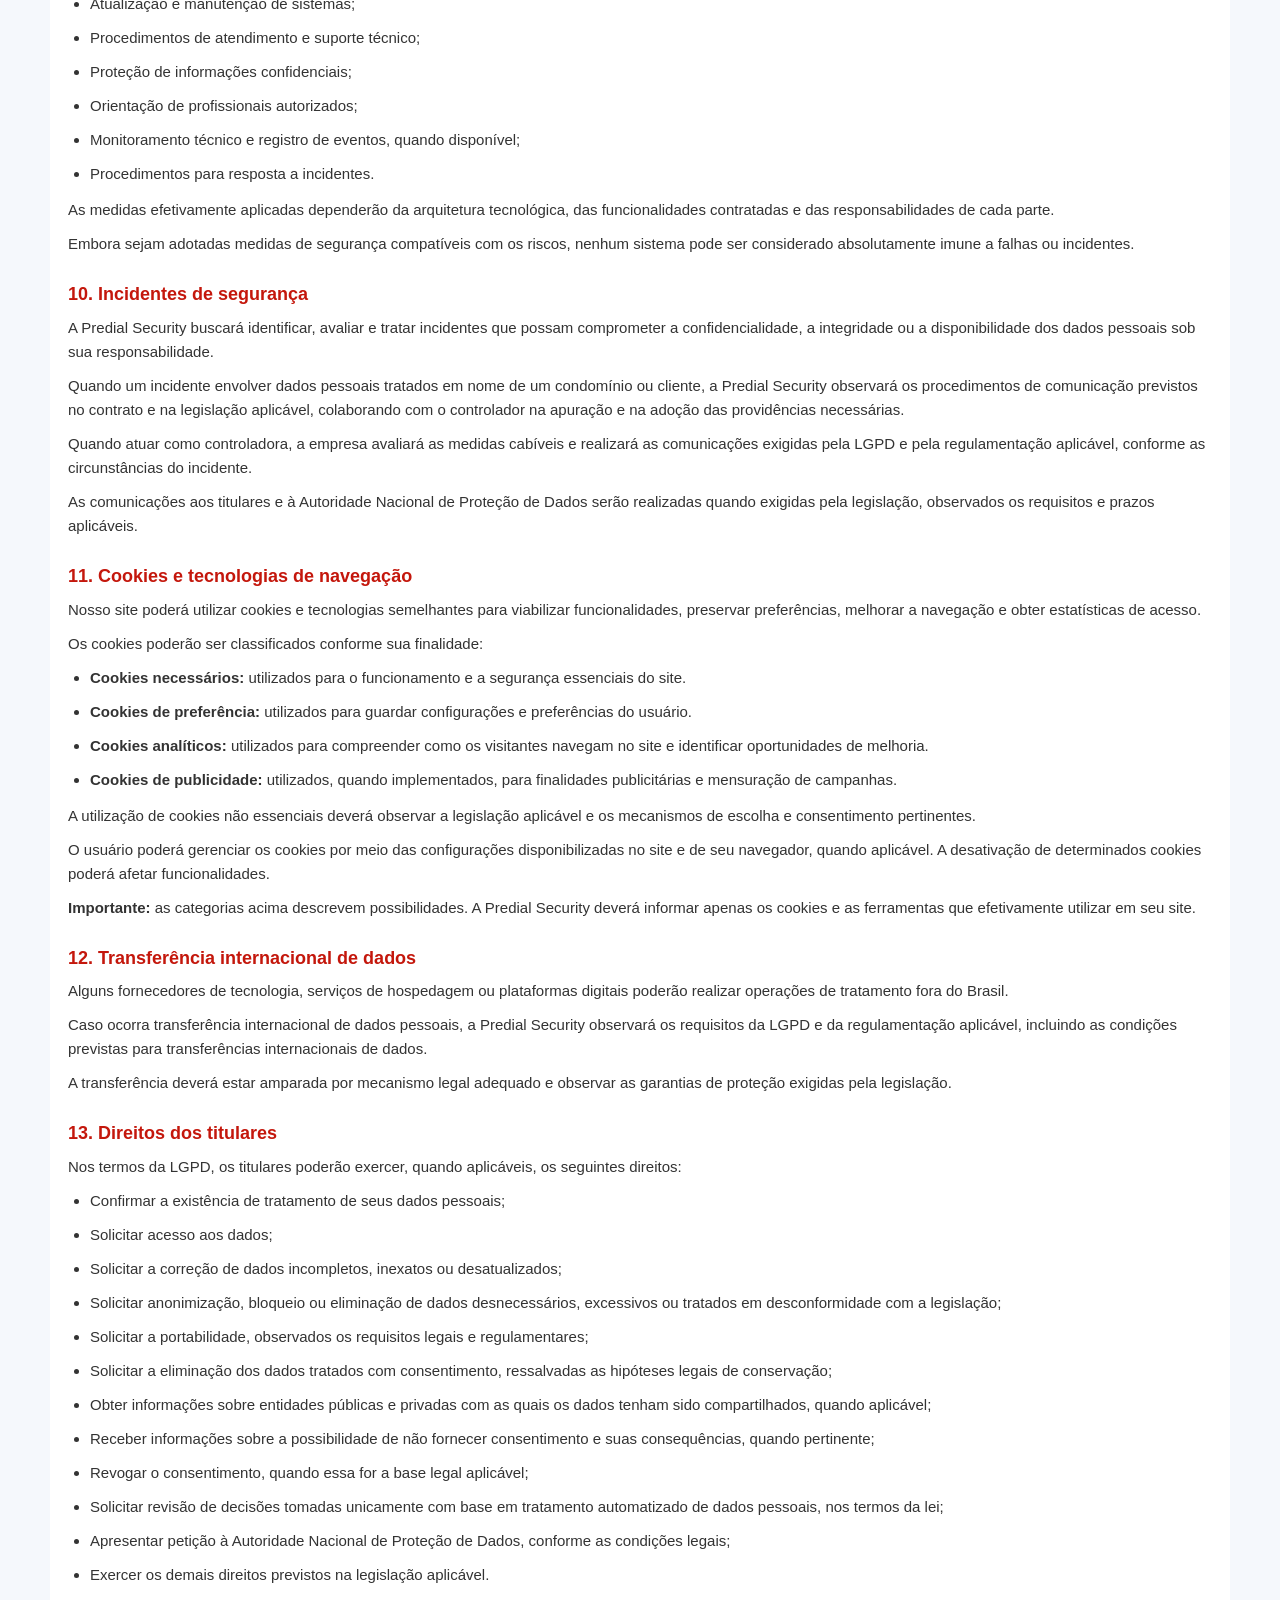
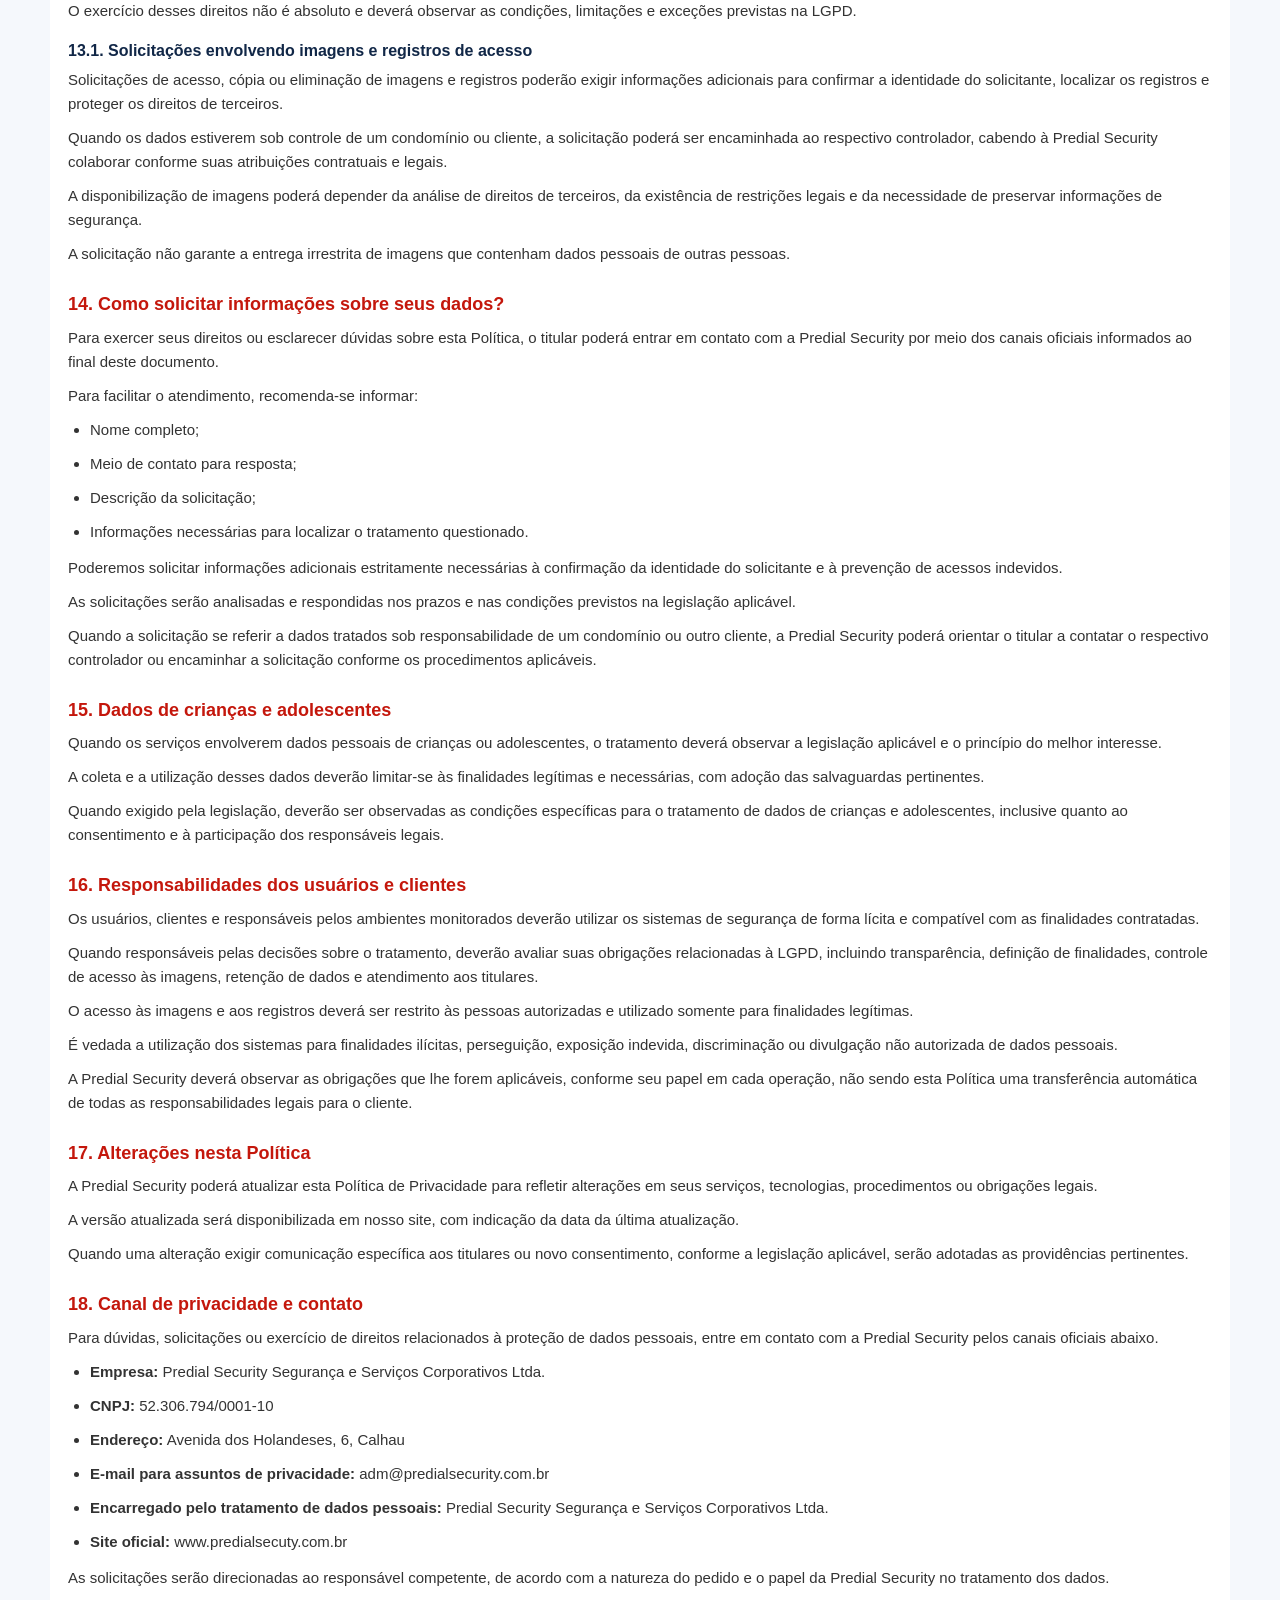
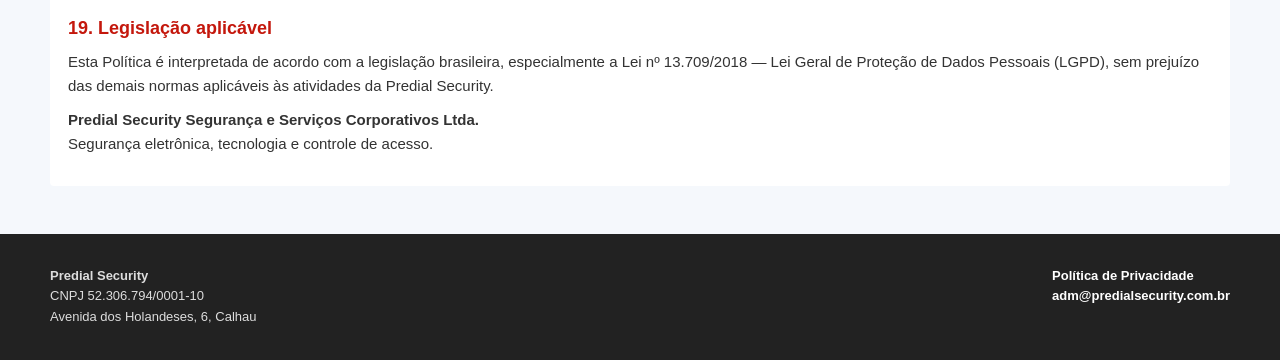
<file: yyyy.html>
<!DOCTYPE html>
<html lang="pt-BR">
<head>
  <meta charset="UTF-8">
  <meta name="viewport" content="width=device-width, initial-scale=1.0">
  <title>Política de Privacidade — Predial Security</title>
  <link rel="stylesheet" href="css/style.css">
  <link rel="stylesheet" href="k.css">
</head>
<body>
  <header class="site-header">
    <div class="container header-inner subpage-header-inner">
      <a class="brand" href="yy.html" aria-label="Predial Security — início">
        <span class="brand-mark" aria-hidden="true"><svg viewBox="0 0 48 52"><path d="M24 3 5 10v14c0 12 8 20 19 25 11-5 19-13 19-25V10L24 3Z"/><path d="M17 23v-4a7 7 0 0 1 14 0v4m-17 0h20v15H14z"/><path d="M24 28v5"/></svg></span>
        <span class="brand-name"><strong>PREDIAL</strong><small>SECURITY</small></span>
      </a>
      <nav class="subpage-nav" aria-label="Navegação principal">
        <a class="button button-orange header-cta" href="index.html#sobre">A empresa <span aria-hidden="true">→</span></a>
        <a class="button button-outline header-cta" href="index.html#inicio">Voltar ao início <span aria-hidden="true">→</span></a>
      </nav>
    </div>
  </header>

  <main class="wrap">
    <article class="policy">
      <h1>Política de Privacidade</h1>
      <p><strong>PREDIAL SECURITY SEGURANÇA E SERVIÇOS CORPORATIVOS LTDA.</strong></p>
      <p class="updated">Última atualização: 25 de outubro de 2026.</p>

      <h2>1. Apresentação</h2>
      <p>A Predial Security Segurança e Serviços Corporativos Ltda. valoriza a privacidade, a segurança e a proteção dos dados pessoais de seus clientes, usuários, moradores, visitantes, colaboradores, prestadores de serviços e demais pessoas que utilizam ou interagem com seus serviços.</p>
      <p>Esta Política de Privacidade explica como coletamos, utilizamos, armazenamos, compartilhamos e protegemos dados pessoais no contexto de nossas atividades, incluindo a instalação e locação de sistemas de CFTV, monitoramento eletrônico, controle de acesso, portaria autônoma, portaria remota, reconhecimento facial e outras soluções tecnológicas de segurança.</p>
      <p>O tratamento de dados pessoais realizado pela Predial Security observa a legislação aplicável, especialmente a Lei nº 13.709/2018 — Lei Geral de Proteção de Dados Pessoais (LGPD).</p>
      <p>Ao utilizar nossos canais de atendimento, sistemas, aplicativos ou serviços, você poderá ter seus dados pessoais tratados conforme as condições descritas nesta Política, respeitadas as bases legais aplicáveis a cada operação.</p>
      <p><strong>Importante:</strong> o tratamento de dados pessoais não depende necessariamente do consentimento do titular. Conforme a situação, poderá fundamentar-se em outras bases legais previstas na LGPD.</p>

      <h2>2. Definições</h2>
      <ul>
        <li><strong>Dados pessoais:</strong> informações relacionadas a uma pessoa natural identificada ou identificável, como nome, CPF, telefone, endereço, fotografia e registros de acesso.</li>
        <li><strong>Dados pessoais sensíveis:</strong> dados que recebem proteção especial pela LGPD, incluindo dados biométricos vinculados a uma pessoa natural, quando aplicável.</li>
        <li><strong>Titular dos dados:</strong> pessoa natural a quem os dados pessoais se referem.</li>
        <li><strong>Tratamento de dados:</strong> qualquer operação realizada com dados pessoais, como coleta, utilização, consulta, transmissão, armazenamento, compartilhamento e eliminação.</li>
        <li><strong>Controlador:</strong> pessoa natural ou jurídica responsável pelas decisões referentes ao tratamento de dados pessoais.</li>
        <li><strong>Operador:</strong> pessoa natural ou jurídica que realiza o tratamento de dados pessoais em nome do controlador.</li>
        <li><strong>Encarregado pelo tratamento de dados pessoais:</strong> pessoa indicada para atuar como canal de comunicação entre o controlador, os titulares e a Autoridade Nacional de Proteção de Dados (ANPD), quando aplicável.</li>
        <li><strong>LGPD:</strong> Lei Geral de Proteção de Dados Pessoais, Lei nº 13.709/2018.</li>
      </ul>

      <h2>3. Quais dados pessoais podemos coletar?</h2>
      <p>A Predial Security poderá tratar diferentes categorias de dados pessoais, de acordo com o serviço contratado, a finalidade do tratamento e a base legal aplicável.</p>

      <h3>3.1. Dados cadastrais e de contato</h3>
      <p>Podemos coletar:</p>
      <ul>
        <li>Nome completo;</li>
        <li>CPF ou outro documento de identificação, quando necessário;</li>
        <li>Endereço residencial ou comercial;</li>
        <li>Número de telefone;</li>
        <li>Endereço de e-mail;</li>
        <li>Informações profissionais e empresariais;</li>
        <li>Dados de identificação de clientes, representantes e responsáveis contratuais.</li>
      </ul>
      <p>Esses dados poderão ser utilizados para cadastro, atendimento, elaboração de propostas, execução de contratos, faturamento e comunicação com clientes e parceiros.</p>

      <h3>3.2. Dados de acesso e identificação</h3>
      <p>Nos serviços de controle de acesso e portaria autônoma ou remota, poderão ser tratados:</p>
      <ul>
        <li>Nome do morador, visitante, prestador de serviços ou colaborador;</li>
        <li>Unidade condominial ou identificação do local de acesso;</li>
        <li>Data e horário de entrada e saída;</li>
        <li>Registros de autorização e liberação de acesso;</li>
        <li>Informações sobre veículos, como placa, modelo e identificação;</li>
        <li>Fotografias, imagens faciais e registros de identificação;</li>
        <li>Informações sobre credenciais, cartões, TAGs e controles de acesso;</li>
        <li>Registros de ocorrências e tentativas de acesso.</li>
      </ul>
      <p>A coleta será limitada ao que for necessário para as finalidades de segurança, controle de acesso, operação dos serviços e cumprimento das obrigações aplicáveis.</p>

      <h3>3.3. Imagens e gravações de CFTV</h3>
      <p>Os sistemas de circuito fechado de televisão (CFTV) instalados ou disponibilizados pela Predial Security poderão captar imagens de pessoas que circulem pelas áreas monitoradas.</p>
      <p>As imagens poderão ser utilizadas para:</p>
      <ul>
        <li>Segurança de pessoas e patrimônio;</li>
        <li>Prevenção e apuração de incidentes;</li>
        <li>Verificação de ocorrências;</li>
        <li>Controle de acesso, quando integrado aos sistemas contratados;</li>
        <li>Atendimento a solicitações legítimas e autorizadas;</li>
        <li>Exercício regular de direitos em procedimentos administrativos ou judiciais;</li>
        <li>Cumprimento de obrigações legais, quando aplicável.</li>
      </ul>
      <p>A captação de imagens deverá observar as finalidades legítimas da instalação, a proporcionalidade do monitoramento e os direitos dos titulares.</p>
      <p>A instalação de câmeras não autoriza, por si só, o monitoramento indiscriminado de ambientes privados ou a utilização das imagens para finalidades incompatíveis com aquelas que justificaram sua coleta.</p>

      <h3>3.4. Dados biométricos e reconhecimento facial</h3>
      <p>Quando houver contratação e utilização de sistemas de reconhecimento facial ou outros mecanismos biométricos, poderão ser tratados dados biométricos vinculados à identificação de uma pessoa natural.</p>
      <p>Por se tratar de dado pessoal sensível, o tratamento deverá observar as exigências específicas da LGPD, inclusive quanto à existência de hipótese legal adequada, à necessidade do tratamento e às medidas de segurança aplicáveis.</p>
      <p>O uso de reconhecimento facial não será considerado autorizado apenas pela existência desta Política. Sua utilização deverá estar amparada pelas condições do serviço, pelas informações prestadas aos titulares e pela base legal aplicável.</p>
      <p>Sempre que pertinente e viável, poderão ser avaliadas alternativas de identificação que não dependam do tratamento biométrico.</p>

      <h3>3.5. Dados de atendimento e suporte técnico</h3>
      <p>Durante atendimentos, solicitações, chamados técnicos e comunicações com a Predial Security, poderemos tratar:</p>
      <ul>
        <li>Nome e dados de contato;</li>
        <li>Descrição do problema relatado;</li>
        <li>Informações sobre equipamentos e sistemas;</li>
        <li>Registros de chamados e providências adotadas;</li>
        <li>Histórico de atendimento;</li>
        <li>Informações necessárias à manutenção e ao suporte técnico.</li>
      </ul>
      <p>Esses dados serão utilizados para prestar atendimento, solucionar problemas, documentar serviços e cumprir obrigações contratuais.</p>

      <h3>3.6. Dados de navegação no site</h3>
      <p>Durante a navegação em nosso site, poderão ser coletadas informações técnicas, conforme as ferramentas efetivamente utilizadas, incluindo:</p>
      <ul>
        <li>Endereço IP;</li>
        <li>Data e horário de acesso;</li>
        <li>Tipo de navegador;</li>
        <li>Sistema operacional;</li>
        <li>Páginas acessadas;</li>
        <li>Informações sobre a interação com o site;</li>
        <li>Cookies e identificadores eletrônicos, quando utilizados.</li>
      </ul>
      <p>Esses dados poderão ser empregados para garantir o funcionamento do site, prevenir atividades indevidas, melhorar a experiência de navegação e produzir estatísticas de utilização, conforme a legislação aplicável.</p>

      <h3>3.7. Dados financeiros e contratuais</h3>
      <p>Para a contratação e execução dos nossos serviços, poderemos tratar dados necessários à elaboração de propostas, formalização de contratos, emissão de documentos fiscais, cobrança, recebimento de pagamentos e cumprimento de obrigações legais.</p>
      <p>O tratamento de dados financeiros será limitado às informações necessárias para essas finalidades.</p>

      <h2>4. Para quais finalidades utilizamos os dados?</h2>
      <p>A Predial Security poderá tratar dados pessoais para as seguintes finalidades:</p>
      <ul>
        <li>Identificar e cadastrar clientes, moradores, visitantes, prestadores de serviços e colaboradores;</li>
        <li>Elaborar propostas comerciais e formalizar contratos;</li>
        <li>Instalar, configurar, operar e realizar a manutenção de sistemas de segurança eletrônica;</li>
        <li>Prestar serviços de CFTV, monitoramento e controle de acesso;</li>
        <li>Administrar sistemas de portaria autônoma ou remota;</li>
        <li>Registrar e verificar eventos de acesso;</li>
        <li>Prevenir, detectar e apurar incidentes de segurança;</li>
        <li>Prestar atendimento e suporte técnico;</li>
        <li>Realizar cobranças e processar pagamentos;</li>
        <li>Cumprir obrigações legais, regulatórias e contratuais;</li>
        <li>Exercer direitos em processos administrativos, arbitrais ou judiciais;</li>
        <li>Garantir a segurança dos sistemas e prevenir fraudes;</li>
        <li>Melhorar a qualidade e o funcionamento dos serviços;</li>
        <li>Enviar comunicações relacionadas aos contratos e atendimentos;</li>
        <li>Atender solicitações dos titulares e exercer os direitos previstos na LGPD.</li>
      </ul>
      <p>O tratamento será realizado de acordo com a finalidade específica de cada operação e com a respectiva base legal.</p>

      <h2>5. Qual é a base legal para o tratamento?</h2>
      <p>A Predial Security utilizará as bases legais previstas na LGPD, conforme a natureza do dado, a finalidade do tratamento e as circunstâncias de cada operação.</p>
      <p>Entre as hipóteses que poderão ser aplicáveis estão:</p>
      <ul>
        <li><strong>Execução de contrato ou procedimentos preliminares:</strong> quando o tratamento for necessário para elaborar propostas, celebrar contratos ou executar os serviços contratados.</li>
        <li><strong>Cumprimento de obrigação legal ou regulatória:</strong> quando houver exigência legal ou regulatória aplicável.</li>
        <li><strong>Exercício regular de direitos:</strong> quando o tratamento for necessário para a defesa ou o exercício de direitos em processos administrativos, arbitrais ou judiciais.</li>
        <li><strong>Legítimo interesse:</strong> quando houver interesse legítimo do controlador ou de terceiro, respeitados os direitos e as liberdades fundamentais dos titulares e os requisitos previstos na LGPD.</li>
        <li><strong>Proteção da vida ou da incolumidade física:</strong> quando o tratamento for necessário nas situações previstas na legislação.</li>
        <li><strong>Consentimento:</strong> quando essa for a hipótese legal adequada e o consentimento for obtido de forma livre, informada, inequívoca e para finalidade determinada.</li>
        <li><strong>Proteção do crédito:</strong> quando aplicável às operações que atendam aos requisitos legais.</li>
      </ul>
      <p>Para dados pessoais sensíveis, como os biométricos, somente serão utilizadas as hipóteses legais específicas previstas no artigo 11 da LGPD.</p>

      <h2>6. Tratamento de dados em condomínios e empreendimentos clientes</h2>
      <p>A Predial Security presta serviços tecnológicos e de segurança para condomínios, empresas e outros empreendimentos. Nesse contexto, as responsabilidades pelo tratamento de dados pessoais dependerão das atividades efetivamente realizadas e dos contratos celebrados.</p>

      <h3>6.1. Responsabilidades do condomínio ou cliente</h3>
      <p>Conforme a estrutura contratual e operacional, o condomínio ou cliente poderá atuar como controlador dos dados pessoais coletados em suas dependências, sendo responsável pelas decisões sobre as finalidades e os meios essenciais do tratamento.</p>
      <p>Poderão caber ao controlador, conforme o caso:</p>
      <ul>
        <li>Definir as finalidades do monitoramento e do controle de acesso;</li>
        <li>Determinar quais áreas serão monitoradas;</li>
        <li>Estabelecer as regras de acesso às imagens e aos registros;</li>
        <li>Definir os perfis de autorização para consulta dos dados;</li>
        <li>Avaliar a base legal aplicável;</li>
        <li>Fornecer informações aos titulares;</li>
        <li>Analisar solicitações relativas aos dados pessoais;</li>
        <li>Definir os prazos de retenção, respeitadas as exigências legais e contratuais.</li>
      </ul>

      <h3>6.2. Responsabilidades da Predial Security</h3>
      <p>Quando atuar como operadora, a Predial Security realizará o tratamento de dados pessoais conforme as instruções lícitas do controlador e as disposições contratuais aplicáveis.</p>
      <p>Nessa condição, poderá executar atividades como:</p>
      <ul>
        <li>Instalação e configuração de equipamentos;</li>
        <li>Manutenção de sistemas de CFTV;</li>
        <li>Operação técnica de plataformas de controle de acesso;</li>
        <li>Armazenamento ou transmissão de dados, quando contratado;</li>
        <li>Suporte técnico autorizado;</li>
        <li>Consulta a registros estritamente necessária à execução dos serviços;</li>
        <li>Aplicação de medidas de segurança e controle de acesso.</li>
      </ul>
      <p>A Predial Security também poderá atuar como controladora em tratamentos próprios, como a administração de clientes, o atendimento comercial e a gestão de contratos.</p>
      <p>A definição dos papéis de controlador e operador será realizada conforme a realidade de cada operação, não apenas pela denominação utilizada no contrato.</p>

      <h2>7. Compartilhamento de dados pessoais</h2>
      <p>A Predial Security não comercializa dados pessoais como parte de suas atividades ordinárias.</p>
      <p>O compartilhamento poderá ocorrer quando necessário para a execução dos serviços, o cumprimento de obrigações legais, a proteção de direitos ou outras finalidades legítimas e juridicamente fundamentadas.</p>
      <p>Os dados poderão ser compartilhados com:</p>
      <ul>
        <li><strong>Clientes e condomínios contratantes:</strong> conforme as atribuições de cada parte e as regras de acesso aos dados.</li>
        <li><strong>Fornecedores de tecnologia:</strong> empresas responsáveis por sistemas, softwares, hospedagem, armazenamento em nuvem e infraestrutura tecnológica, quando necessárias à prestação dos serviços.</li>
        <li><strong>Prestadores de suporte e manutenção:</strong> profissionais ou empresas autorizados, na medida necessária à execução das atividades contratadas.</li>
        <li><strong>Prestadores de serviços financeiros e contábeis:</strong> quando necessário para faturamento, pagamentos, cobrança e cumprimento de obrigações fiscais.</li>
        <li><strong>Autoridades públicas e órgãos competentes:</strong> quando houver obrigação legal, ordem válida ou outra hipótese legal que autorize ou exija o fornecimento.</li>
        <li><strong>Assessores profissionais:</strong> quando necessário à prestação de serviços jurídicos, contábeis ou à defesa de direitos, observadas as obrigações de confidencialidade aplicáveis.</li>
      </ul>
      <p>O compartilhamento será limitado aos dados necessários para a finalidade correspondente e deverá observar as medidas de segurança e as exigências legais aplicáveis.</p>

      <h2>8. Armazenamento e prazo de retenção</h2>
      <p>Os dados pessoais serão armazenados pelo período necessário ao cumprimento das finalidades para as quais foram coletados, observadas as obrigações legais, regulatórias e contratuais.</p>
      <p>O prazo poderá variar conforme a categoria do dado, a natureza do serviço, as regras definidas pelo controlador e as necessidades legítimas de conservação.</p>
      <p>No caso de imagens de CFTV e registros de acesso, o prazo deverá considerar o contrato, a finalidade do monitoramento, a capacidade técnica do sistema e as necessidades de segurança e apuração de ocorrências.</p>
      <p>Não existe, nesta Política, um prazo único de retenção aplicável a todas as imagens e todos os sistemas. Os prazos específicos deverão ser definidos de acordo com as condições de cada serviço.</p>
      <p>Os dados poderão ser mantidos por período adicional quando houver fundamento legal, obrigação contratual, necessidade de cumprimento de ordem válida ou necessidade de exercício regular de direitos.</p>
      <p>Encerrada a necessidade de tratamento, os dados serão eliminados ou submetidos a procedimento de anonimização, quando cabível, ressalvadas as hipóteses legais de conservação.</p>

      <h2>9. Segurança da informação</h2>
      <p>A Predial Security adota e busca aprimorar medidas técnicas e administrativas destinadas a proteger os dados pessoais contra acessos não autorizados e situações acidentais ou ilícitas de destruição, perda, alteração, comunicação ou tratamento inadequado.</p>
      <p>Conforme as características de cada serviço, essas medidas poderão incluir:</p>
      <ul>
        <li>Controle de acesso a sistemas e equipamentos;</li>
        <li>Restrição de permissões conforme as funções autorizadas;</li>
        <li>Utilização de credenciais individuais, quando disponível;</li>
        <li>Proteção de equipamentos e infraestrutura de rede;</li>
        <li>Atualização e manutenção de sistemas;</li>
        <li>Procedimentos de atendimento e suporte técnico;</li>
        <li>Proteção de informações confidenciais;</li>
        <li>Orientação de profissionais autorizados;</li>
        <li>Monitoramento técnico e registro de eventos, quando disponível;</li>
        <li>Procedimentos para resposta a incidentes.</li>
      </ul>
      <p>As medidas efetivamente aplicadas dependerão da arquitetura tecnológica, das funcionalidades contratadas e das responsabilidades de cada parte.</p>
      <p>Embora sejam adotadas medidas de segurança compatíveis com os riscos, nenhum sistema pode ser considerado absolutamente imune a falhas ou incidentes.</p>

      <h2>10. Incidentes de segurança</h2>
      <p>A Predial Security buscará identificar, avaliar e tratar incidentes que possam comprometer a confidencialidade, a integridade ou a disponibilidade dos dados pessoais sob sua responsabilidade.</p>
      <p>Quando um incidente envolver dados pessoais tratados em nome de um condomínio ou cliente, a Predial Security observará os procedimentos de comunicação previstos no contrato e na legislação aplicável, colaborando com o controlador na apuração e na adoção das providências necessárias.</p>
      <p>Quando atuar como controladora, a empresa avaliará as medidas cabíveis e realizará as comunicações exigidas pela LGPD e pela regulamentação aplicável, conforme as circunstâncias do incidente.</p>
      <p>As comunicações aos titulares e à Autoridade Nacional de Proteção de Dados serão realizadas quando exigidas pela legislação, observados os requisitos e prazos aplicáveis.</p>

      <h2>11. Cookies e tecnologias de navegação</h2>
      <p>Nosso site poderá utilizar cookies e tecnologias semelhantes para viabilizar funcionalidades, preservar preferências, melhorar a navegação e obter estatísticas de acesso.</p>
      <p>Os cookies poderão ser classificados conforme sua finalidade:</p>
      <ul>
        <li><strong>Cookies necessários:</strong> utilizados para o funcionamento e a segurança essenciais do site.</li>
        <li><strong>Cookies de preferência:</strong> utilizados para guardar configurações e preferências do usuário.</li>
        <li><strong>Cookies analíticos:</strong> utilizados para compreender como os visitantes navegam no site e identificar oportunidades de melhoria.</li>
        <li><strong>Cookies de publicidade:</strong> utilizados, quando implementados, para finalidades publicitárias e mensuração de campanhas.</li>
      </ul>
      <p>A utilização de cookies não essenciais deverá observar a legislação aplicável e os mecanismos de escolha e consentimento pertinentes.</p>
      <p>O usuário poderá gerenciar os cookies por meio das configurações disponibilizadas no site e de seu navegador, quando aplicável. A desativação de determinados cookies poderá afetar funcionalidades.</p>
      <p><strong>Importante:</strong> as categorias acima descrevem possibilidades. A Predial Security deverá informar apenas os cookies e as ferramentas que efetivamente utilizar em seu site.</p>

      <h2>12. Transferência internacional de dados</h2>
      <p>Alguns fornecedores de tecnologia, serviços de hospedagem ou plataformas digitais poderão realizar operações de tratamento fora do Brasil.</p>
      <p>Caso ocorra transferência internacional de dados pessoais, a Predial Security observará os requisitos da LGPD e da regulamentação aplicável, incluindo as condições previstas para transferências internacionais de dados.</p>
      <p>A transferência deverá estar amparada por mecanismo legal adequado e observar as garantias de proteção exigidas pela legislação.</p>

      <h2>13. Direitos dos titulares</h2>
      <p>Nos termos da LGPD, os titulares poderão exercer, quando aplicáveis, os seguintes direitos:</p>
      <ul>
        <li>Confirmar a existência de tratamento de seus dados pessoais;</li>
        <li>Solicitar acesso aos dados;</li>
        <li>Solicitar a correção de dados incompletos, inexatos ou desatualizados;</li>
        <li>Solicitar anonimização, bloqueio ou eliminação de dados desnecessários, excessivos ou tratados em desconformidade com a legislação;</li>
        <li>Solicitar a portabilidade, observados os requisitos legais e regulamentares;</li>
        <li>Solicitar a eliminação dos dados tratados com consentimento, ressalvadas as hipóteses legais de conservação;</li>
        <li>Obter informações sobre entidades públicas e privadas com as quais os dados tenham sido compartilhados, quando aplicável;</li>
        <li>Receber informações sobre a possibilidade de não fornecer consentimento e suas consequências, quando pertinente;</li>
        <li>Revogar o consentimento, quando essa for a base legal aplicável;</li>
        <li>Solicitar revisão de decisões tomadas unicamente com base em tratamento automatizado de dados pessoais, nos termos da lei;</li>
        <li>Apresentar petição à Autoridade Nacional de Proteção de Dados, conforme as condições legais;</li>
        <li>Exercer os demais direitos previstos na legislação aplicável.</li>
      </ul>
      <p>O exercício desses direitos não é absoluto e deverá observar as condições, limitações e exceções previstas na LGPD.</p>

      <h3>13.1. Solicitações envolvendo imagens e registros de acesso</h3>
      <p>Solicitações de acesso, cópia ou eliminação de imagens e registros poderão exigir informações adicionais para confirmar a identidade do solicitante, localizar os registros e proteger os direitos de terceiros.</p>
      <p>Quando os dados estiverem sob controle de um condomínio ou cliente, a solicitação poderá ser encaminhada ao respectivo controlador, cabendo à Predial Security colaborar conforme suas atribuições contratuais e legais.</p>
      <p>A disponibilização de imagens poderá depender da análise de direitos de terceiros, da existência de restrições legais e da necessidade de preservar informações de segurança.</p>
      <p>A solicitação não garante a entrega irrestrita de imagens que contenham dados pessoais de outras pessoas.</p>

      <h2>14. Como solicitar informações sobre seus dados?</h2>
      <p>Para exercer seus direitos ou esclarecer dúvidas sobre esta Política, o titular poderá entrar em contato com a Predial Security por meio dos canais oficiais informados ao final deste documento.</p>
      <p>Para facilitar o atendimento, recomenda-se informar:</p>
      <ul>
        <li>Nome completo;</li>
        <li>Meio de contato para resposta;</li>
        <li>Descrição da solicitação;</li>
        <li>Informações necessárias para localizar o tratamento questionado.</li>
      </ul>
      <p>Poderemos solicitar informações adicionais estritamente necessárias à confirmação da identidade do solicitante e à prevenção de acessos indevidos.</p>
      <p>As solicitações serão analisadas e respondidas nos prazos e nas condições previstos na legislação aplicável.</p>
      <p>Quando a solicitação se referir a dados tratados sob responsabilidade de um condomínio ou outro cliente, a Predial Security poderá orientar o titular a contatar o respectivo controlador ou encaminhar a solicitação conforme os procedimentos aplicáveis.</p>

      <h2>15. Dados de crianças e adolescentes</h2>
      <p>Quando os serviços envolverem dados pessoais de crianças ou adolescentes, o tratamento deverá observar a legislação aplicável e o princípio do melhor interesse.</p>
      <p>A coleta e a utilização desses dados deverão limitar-se às finalidades legítimas e necessárias, com adoção das salvaguardas pertinentes.</p>
      <p>Quando exigido pela legislação, deverão ser observadas as condições específicas para o tratamento de dados de crianças e adolescentes, inclusive quanto ao consentimento e à participação dos responsáveis legais.</p>

      <h2>16. Responsabilidades dos usuários e clientes</h2>
      <p>Os usuários, clientes e responsáveis pelos ambientes monitorados deverão utilizar os sistemas de segurança de forma lícita e compatível com as finalidades contratadas.</p>
      <p>Quando responsáveis pelas decisões sobre o tratamento, deverão avaliar suas obrigações relacionadas à LGPD, incluindo transparência, definição de finalidades, controle de acesso às imagens, retenção de dados e atendimento aos titulares.</p>
      <p>O acesso às imagens e aos registros deverá ser restrito às pessoas autorizadas e utilizado somente para finalidades legítimas.</p>
      <p>É vedada a utilização dos sistemas para finalidades ilícitas, perseguição, exposição indevida, discriminação ou divulgação não autorizada de dados pessoais.</p>
      <p>A Predial Security deverá observar as obrigações que lhe forem aplicáveis, conforme seu papel em cada operação, não sendo esta Política uma transferência automática de todas as responsabilidades legais para o cliente.</p>

      <h2>17. Alterações nesta Política</h2>
      <p>A Predial Security poderá atualizar esta Política de Privacidade para refletir alterações em seus serviços, tecnologias, procedimentos ou obrigações legais.</p>
      <p>A versão atualizada será disponibilizada em nosso site, com indicação da data da última atualização.</p>
      <p>Quando uma alteração exigir comunicação específica aos titulares ou novo consentimento, conforme a legislação aplicável, serão adotadas as providências pertinentes.</p>

      <h2>18. Canal de privacidade e contato</h2>
      <p>Para dúvidas, solicitações ou exercício de direitos relacionados à proteção de dados pessoais, entre em contato com a Predial Security pelos canais oficiais abaixo.</p>
      <ul>
        <li><strong>Empresa:</strong> Predial Security Segurança e Serviços Corporativos Ltda.</li>
        <li><strong>CNPJ:</strong> 52.306.794/0001-10</li>
        <li><strong>Endereço:</strong> Avenida dos Holandeses, 6, Calhau</li>
        <li><strong>E-mail para assuntos de privacidade:</strong> <a href="mailto:adm@predialsecurity.com.br">adm@predialsecurity.com.br</a></li>
        <li><strong>Encarregado pelo tratamento de dados pessoais:</strong> Predial Security Segurança e Serviços Corporativos Ltda.</li>
        <li><strong>Site oficial:</strong> www.predialsecuty.com.br</li>
      </ul>
      <p>As solicitações serão direcionadas ao responsável competente, de acordo com a natureza do pedido e o papel da Predial Security no tratamento dos dados.</p>

      <h2>19. Legislação aplicável</h2>
      <p>Esta Política é interpretada de acordo com a legislação brasileira, especialmente a Lei nº 13.709/2018 — Lei Geral de Proteção de Dados Pessoais (LGPD), sem prejuízo das demais normas aplicáveis às atividades da Predial Security.</p>
      <p><strong>Predial Security Segurança e Serviços Corporativos Ltda.</strong><br>Segurança eletrônica, tecnologia e controle de acesso.</p>
    </article>
  </main>

  <footer class="footer">
    <div class="footer-inner">
      <div>
        <strong>Predial Security</strong><br>
        CNPJ 52.306.794/0001-10<br>
        Avenida dos Holandeses, 6, Calhau
      </div>
      <div>
        <a href="privacidade.html">Política de Privacidade</a><br>
        <a href="mailto:adm@predialsecurity.com.br">adm@predialsecurity.com.br</a>
      </div>
    </div>
  </footer>

</body>
</html>
</file>
<file: css/style.css>
:root {
  --g1-red: #c4170c;
  --g1-red-dark: #9e1209;
  --g1-black: #1a1a1a;
  --g1-gray: #555;
  --g1-muted: #6b6b6b;
  --g1-line: #e6e6e6;
  --g1-bg: #f5f5f5;
  --g1-white: #fff;
  --hat-sec: #c4170c;
  --hat-cftv: #2e7d32;
  --hat-acesso: #1565c0;
  --hat-condo: #6a1b9a;
  --hat-tec: #ef6c00;
}

* {
  box-sizing: border-box;
  margin: 0;
  padding: 0;
}

html {
  scroll-behavior: smooth;
}

body {
  font-family: Arial, Helvetica, sans-serif;
  color: var(--g1-black);
  background: var(--g1-bg);
  line-height: 1.45;
}

a {
  color: inherit;
  text-decoration: none;
}

img {
  max-width: 100%;
  display: block;
}

.topbar {
  background: var(--g1-red);
  color: #fff;
  font-size: 12px;
}

.topbar-inner,
.header-inner,
.nav-inner,
.wrap,
.footer-inner {
  width: min(1180px, calc(100% - 32px));
  margin: 0 auto;
}

.topbar-inner {
  display: flex;
  justify-content: space-between;
  align-items: center;
  min-height: 28px;
}

.header {
  background: #fff;
  border-bottom: 1px solid var(--g1-line);
}

.header-inner {
  display: flex;
  align-items: center;
  justify-content: space-between;
  min-height: 72px;
  gap: 16px;
}

.subpage-header-inner {
  flex-wrap: wrap;
  padding-block: 12px;
}

.subpage-nav {
  display: flex;
  flex: 1 1 auto;
  justify-content: center;
  gap: 8px;
}

.logo {
  display: flex;
  align-items: baseline;
  gap: 10px;
  color: var(--g1-red);
}

.logo-mark {
  font-weight: 800;
  font-size: 42px;
  letter-spacing: -2px;
  line-height: 1;
}

.logo-text {
  color: var(--g1-black);
  font-size: 13px;
  font-weight: 700;
  text-transform: uppercase;
  letter-spacing: 0.4px;
}

.header-actions {
  display: flex;
  align-items: center;
  gap: 10px;
}

.btn {
  border: 0;
  cursor: pointer;
  font-weight: 700;
  font-size: 13px;
  border-radius: 4px;
  padding: 10px 14px;
}

.btn-staff {
  background: var(--g1-red);
  color: #fff;
}

.btn-staff:hover,
.btn-primary:hover {
  background: var(--g1-red-dark);
}

.btn-ghost {
  background: #f0f0f0;
  color: var(--g1-black);
}

.btn-primary {
  background: var(--g1-red);
  color: #fff;
}

.btn-danger {
  background: #fff;
  color: var(--g1-red);
  border: 1px solid var(--g1-red);
}

.nav {
  background: #fff;
  border-bottom: 1px solid var(--g1-line);
}

.nav-inner {
  display: flex;
  gap: 22px;
  overflow-x: auto;
}

.nav a {
  padding: 12px 0;
  font-size: 14px;
  font-weight: 700;
  white-space: nowrap;
  border-bottom: 3px solid transparent;
}

.nav a:hover,
.nav a.active {
  color: var(--g1-red);
  border-bottom-color: var(--g1-red);
}

.ticker {
  background: #fff;
  border-bottom: 1px solid var(--g1-line);
}

.ticker-inner {
  display: flex;
  gap: 14px;
  align-items: center;
  padding: 10px 0;
  font-size: 13px;
}

.live {
  background: var(--g1-red);
  color: #fff;
  font-weight: 800;
  font-size: 11px;
  padding: 3px 7px;
  border-radius: 3px;
}

.wrap {
  padding: 24px 0 48px;
}

.grid {
  display: grid;
  grid-template-columns: 1.4fr 1fr;
  gap: 24px;
}

.featured {
  background: #fff;
  border-radius: 4px;
  overflow: hidden;
}

.featured img,
.card img {
  width: 100%;
  height: 360px;
  object-fit: cover;
  background: #ddd;
}

.card img {
  height: 160px;
}

.featured-body,
.card-body,
.policy,
.panel,
.login-box {
  padding: 16px 18px 20px;
}

.hat {
  display: inline-block;
  font-size: 12px;
  font-weight: 800;
  text-transform: uppercase;
  margin-bottom: 8px;
}

.hat.seguranca { color: var(--hat-sec); }
.hat.cftv { color: var(--hat-cftv); }
.hat.acesso { color: var(--hat-acesso); }
.hat.condominio { color: var(--hat-condo); }
.hat.tecnologia { color: var(--hat-tec); }

h1, h2, h3 {
  font-weight: 800;
  line-height: 1.2;
}

.featured h2 {
  font-size: 32px;
  margin-bottom: 10px;
}

.summary {
  color: var(--g1-gray);
  font-size: 16px;
}

.meta {
  margin-top: 10px;
  color: var(--g1-muted);
  font-size: 12px;
}

.side-list {
  display: flex;
  flex-direction: column;
  gap: 16px;
}

.side-item {
  display: grid;
  grid-template-columns: 140px 1fr;
  gap: 12px;
  background: #fff;
  border-radius: 4px;
  overflow: hidden;
}

.side-item img {
  width: 140px;
  height: 100%;
  min-height: 96px;
  object-fit: cover;
}

.side-item h3 {
  font-size: 18px;
  padding: 12px 12px 4px 0;
}

.side-item p {
  padding: 0 12px 12px 0;
  color: var(--g1-gray);
  font-size: 13px;
}

.section-title {
  display: flex;
  align-items: center;
  justify-content: space-between;
  margin: 36px 0 16px;
  border-bottom: 2px solid var(--g1-red);
  padding-bottom: 8px;
}

.section-title h2 {
  font-size: 22px;
}

.cards {
  display: grid;
  grid-template-columns: repeat(3, 1fr);
  gap: 18px;
}

.card {
  background: #fff;
  border-radius: 4px;
  overflow: hidden;
  display: flex;
  flex-direction: column;
}

.card h3 {
  font-size: 20px;
  margin-bottom: 8px;
}

.card .summary {
  font-size: 14px;
}

.card-actions {
  display: flex;
  gap: 8px;
  margin-top: 12px;
}

.read-more {
  color: var(--g1-red);
  font-weight: 700;
  font-size: 13px;
}

.policy {
  background: #fff;
  border-radius: 4px;
}

.policy h1 {
  font-size: 28px;
  margin-bottom: 8px;
}

.policy h2 {
  font-size: 18px;
  margin: 28px 0 10px;
  color: var(--g1-red);
}

.policy h3 {
  font-size: 16px;
  margin: 18px 0 8px;
}

.policy p,
.policy li {
  color: #333;
  font-size: 15px;
  margin-bottom: 10px;
}

.policy ul {
  padding-left: 22px;
  margin-bottom: 12px;
}

.policy .updated {
  color: var(--g1-muted);
  font-size: 13px;
  margin-bottom: 22px;
}

.footer {
  background: #222;
  color: #ddd;
  padding: 32px 0;
  font-size: 13px;
}

.footer a {
  color: #fff;
  font-weight: 700;
}

.footer-inner {
  display: flex;
  justify-content: space-between;
  gap: 16px;
  flex-wrap: wrap;
}

.modal {
  position: fixed;
  inset: 0;
  background: rgba(0, 0, 0, 0.55);
  display: none;
  align-items: center;
  justify-content: center;
  z-index: 40;
  padding: 16px;
}

.modal.open {
  display: flex;
}

.modal-card {
  background: #fff;
  width: min(560px, 100%);
  border-radius: 6px;
  overflow: hidden;
}

.modal-card header {
  background: var(--g1-red);
  color: #fff;
  padding: 14px 18px;
  display: flex;
  justify-content: space-between;
  align-items: center;
}

.modal-card header button {
  background: transparent;
  border: 0;
  color: #fff;
  font-size: 22px;
  cursor: pointer;
}

.modal-card form,
.login-box {
  padding: 18px;
  display: grid;
  gap: 12px;
}

label {
  font-size: 13px;
  font-weight: 700;
  display: grid;
  gap: 6px;
}

input,
textarea,
select {
  width: 100%;
  border: 1px solid #ccc;
  border-radius: 4px;
  padding: 10px;
  font: inherit;
}

.error {
  color: var(--g1-red);
  font-size: 13px;
  min-height: 16px;
}

.staff-badge {
  font-size: 12px;
  font-weight: 700;
  color: var(--g1-red);
}

.empty {
  background: #fff;
  padding: 24px;
  color: var(--g1-muted);
}

@media (max-width: 900px) {
  .grid,
  .cards,
  .side-item {
    grid-template-columns: 1fr;
  }

  .featured img {
    height: 220px;
  }

  .featured h2 {
    font-size: 24px;
  }

  .side-item img {
    width: 100%;
    height: 180px;
  }
}

@media (max-width: 760px) {
  .subpage-header-inner {
    justify-content: center;
  }

  .subpage-nav {
    order: 3;
    width: 100%;
  }
}
</file>
<file: k.css>
@import url('https://fonts.googleapis.com/css2?family=DM+Sans:wght@400;500;600;700&family=Manrope:wght@400;500;600;700;800&display=swap');

:root {
  color-scheme: light;
  --navy: #071a32;
  --navy-2: #0b2545;
  --navy-3: #102f54;
  --blue: #19a9ef;
  --blue-light: #5ac8ff;
  --orange: #ff5b22;
  --ink: #112747;
  --muted: #61728a;
  --paper: #f5f8fc;
  --white: #fff;
  --line: #dbe4ee;
  --font-body: 'DM Sans', Arial, sans-serif;
  --font-heading: 'Manrope', Arial, sans-serif;
  font-family: var(--font-body);
  font-synthesis: none;
  text-rendering: optimizeLegibility;
  scroll-behavior: smooth;
}

* { box-sizing: border-box; }
body { margin: 0; color: var(--ink); background: var(--paper); font-size: 16px; line-height: 1.6; }
img { display: block; max-width: 100%; }
a { color: inherit; text-decoration: none; }
button, input, select, textarea { font: inherit; }
button, a { -webkit-tap-highlight-color: transparent; }
a:focus-visible, button:focus-visible, input:focus-visible, select:focus-visible, textarea:focus-visible { outline: 3px solid var(--blue-light); outline-offset: 3px; }
.container { width: min(1240px, calc(100% - 48px)); margin-inline: auto; }
.skip-link { position: absolute; z-index: 30; top: 8px; left: 8px; padding: 10px 14px; transform: translateY(-150%); background: white; color: var(--navy); border-radius: 6px; }
.skip-link:focus { transform: none; }

.site-header { position: sticky; z-index: 20; top: 0; color: white; background: rgba(7, 26, 50, .97); border-bottom: 1px solid rgba(255,255,255,.09); backdrop-filter: blur(16px); }
.header-inner { min-height: 76px; display: flex; align-items: center; justify-content: space-between; gap: 26px; }
.brand { display: inline-flex; align-items: center; gap: 9px; flex: 0 0 auto; color: white; }
.brand-mark { width: 40px; height: 44px; color: white; }
.brand-mark svg { width: 100%; height: 100%; fill: none; stroke: currentColor; stroke-width: 2.3; stroke-linecap: round; stroke-linejoin: round; }
.brand-name { display: flex; flex-direction: column; font-family: var(--font-heading); line-height: 1; letter-spacing: .08em; }
.brand-name strong { font-size: 20px; font-weight: 800; }
.brand-name small { margin-top: 5px; font-size: 10px; letter-spacing: .49em; }
.main-nav { display: flex; align-items: center; gap: clamp(15px, 2.3vw, 34px); }
.nav-link { position: relative; padding: 27px 0 25px; font-size: 15px; font-weight: 600; color: rgba(255,255,255,.83); transition: color .2s ease; }
.nav-link:hover, .nav-link.active { color: white; }
.nav-link.active::after { position: absolute; right: 0; bottom: 17px; left: 0; height: 2px; content: ''; background: var(--blue); border-radius: 3px; }
.button { display: inline-flex; min-height: 48px; align-items: center; justify-content: center; gap: 13px; padding: 12px 20px; border: 1px solid transparent; border-radius: 8px; font-size: 14px; font-weight: 700; line-height: 1.25; transition: transform .2s ease, background .2s ease, box-shadow .2s ease; }
.button:hover { transform: translateY(-2px); }
.button-orange { color: white; background: var(--orange); box-shadow: 0 8px 24px rgba(255,91,34,.2); }
.button-orange:hover { background: #e94a14; box-shadow: 0 10px 28px rgba(255,91,34,.3); }
.header-cta { min-height: 44px; padding: 10px 16px; font-size: 13px; }
.menu-toggle { display: none; }

.hero { position: relative; min-height: 580px; overflow: hidden; color: white; background: #061a31; }
.hero-media, .hero-image { position: absolute; inset: 0; width: 100%; height: 100%; }
.hero-media { z-index: 0; }
.hero-image { object-fit: cover; object-position: center 44%; opacity: 0; transition: opacity 1s ease-in-out; }
.hero-image.active { opacity: 1; }
.hero-shade { position: absolute; z-index: 1; inset: 0; background: linear-gradient(90deg, rgba(4,18,37,.91) 0%, rgba(4,18,37,.78) 38%, rgba(4,18,37,.25) 78%, rgba(4,18,37,.45) 100%), linear-gradient(0deg, rgba(4,18,37,.25), transparent 55%); }
.hero-layout { position: relative; z-index: 2; min-height: 580px; display: flex; align-items: center; justify-content: space-between; gap: 42px; padding-top: 35px; padding-bottom: 45px; }
.hero-copy { width: min(640px, 70%); }
.eyebrow { display: flex; align-items: center; gap: 11px; margin: 0 0 13px; color: #285078; font-size: 11px; font-weight: 800; letter-spacing: .14em; line-height: 1.5; text-transform: uppercase; }
.eyebrow > span { width: 24px; height: 4px; flex: 0 0 auto; border-radius: 5px; background: var(--orange); }
.eyebrow-light { color: rgba(255,255,255,.86); }
.hero h1, h2, h3, p { margin-top: 0; }
.hero h1 { max-width: 670px; margin-bottom: 16px; font-family: var(--font-heading); font-size: clamp(42px, 5.3vw, 68px); font-weight: 800; letter-spacing: -.055em; line-height: 1.07; }
.hero h1 span { color: var(--blue-light); }
.hero-lead { max-width: 560px; margin-bottom: 24px; color: rgba(255,255,255,.84); font-size: 17px; line-height: 1.55; }
.hero-actions { display: flex; flex-wrap: wrap; gap: 12px; }
.button-outline { color: white; border-color: rgba(255,255,255,.75); background: rgba(7,26,50,.26); }
.button-outline:hover { background: rgba(255,255,255,.12); }
.hero-benefits { display: flex; flex-wrap: wrap; gap: 24px; margin: 28px 0 0; padding: 0; list-style: none; color: rgba(255,255,255,.94); font-size: 13px; font-weight: 600; }
.hero-benefits li { display: flex; align-items: center; gap: 9px; }
.benefit-icon { color: var(--blue-light); font-size: 20px; }
.hero-feature-list { display: grid; gap: 12px; width: 205px; }
.hero-feature { display: flex; align-items: center; gap: 13px; padding: 10px; border: 1px solid rgba(83,183,246,.38); border-radius: 11px; background: rgba(5,25,49,.62); backdrop-filter: blur(8px); }
.hero-feature > span { display: grid; width: 43px; height: 43px; flex: 0 0 auto; place-items: center; color: var(--blue-light); border: 1px solid rgba(83,183,246,.65); border-radius: 10px; font-size: 24px; }
.hero-feature p { margin: 0; font-size: 12px; font-weight: 600; line-height: 1.35; }
.scroll-cue { position: absolute; bottom: 12px; left: 50%; z-index: 3; color: white; font-size: 29px; line-height: 1; opacity: .75; transform: translateX(-50%); }

.section-light { background: var(--paper); }
.solutions { padding: 76px 0 80px; }
.solutions-layout { display: grid; grid-template-columns: minmax(220px, .83fr) 2.17fr; gap: 34px; align-items: start; }
.section-intro h2, .why-heading h2, .contact-copy h2 { margin-bottom: 15px; font-family: var(--font-heading); font-size: clamp(28px, 3vw, 39px); font-weight: 800; letter-spacing: -.045em; line-height: 1.16; }
.section-intro > p:not(.eyebrow) { color: var(--muted); font-size: 15px; }
.text-link { display: inline-flex; align-items: center; gap: 10px; margin-top: 8px; color: #0b4a83; font-size: 14px; font-weight: 700; }
.text-link span { color: var(--orange); transition: transform .2s ease; }
.text-link:hover span { transform: translateX(4px); }
.service-grid { display: grid; grid-template-columns: repeat(3, minmax(0, 1fr)); gap: 18px; }
.service-card { min-height: 315px; display: flex; flex-direction: column; align-items: stretch; overflow: hidden; border: 1px solid #e0e8f0; border-radius: 8px; background: white; box-shadow: 0 3px 12px rgba(22,54,87,.035); transition: transform .25s ease, box-shadow .25s ease, border-color .25s ease; }
.service-card:hover, .service-card:focus-within { transform: translateY(-5px); border-color: #9bcfe8; box-shadow: 0 14px 30px rgba(22,54,87,.13); }
.service-photo { position: relative; height: 160px; flex: 0 0 auto; overflow: hidden; background: #dce7ed; }
.service-photo img { width: 100%; height: 100%; object-fit: cover; transition: transform .35s ease; }
.service-card:hover .service-photo img { transform: scale(1.05); }
.service-card-content { display: flex; flex: 1; flex-direction: column; align-items: flex-start; padding: 18px 17px 16px; }
.service-card h3 { margin-bottom: 8px; font-family: var(--font-heading); font-size: 15px; font-weight: 800; line-height: 1.35; }
.service-card p { margin-bottom: 13px; color: var(--muted); font-size: 13px; line-height: 1.55; }
.service-card a { display: inline-flex; min-height: 42px; align-items: center; justify-content: space-between; gap: 12px; margin-top: auto; padding: 8px 10px 8px 13px; color: white; border: 1px solid var(--navy-2); border-radius: 7px; background: var(--navy-2); font-size: 12px; font-weight: 700; transition: border-color .2s ease, background .2s ease, box-shadow .2s ease; }
.service-card a span { display: grid; width: 26px; height: 26px; flex: 0 0 auto; place-items: center; color: white; border-radius: 5px; background: var(--orange); font-size: 16px; transition: transform .2s ease; }
.service-card a:hover { color: white; border-color: #e94a14; background: #e94a14; box-shadow: 0 5px 14px rgba(233,74,20,.22); }
.service-card a:hover span { transform: translateX(3px); }
.service-card a:focus-visible { outline: 3px solid var(--blue); outline-offset: 3px; }
.service-image-disclaimer { grid-column: 1 / -1; margin: -4px 0 0; color: #758399; font-size: 11px; text-align: right; }

.section-dark { color: white; background: var(--navy); }
.why-us { position: relative; overflow: hidden; padding: 68px 0 70px; }
.why-us::before { position: absolute; top: -240px; right: -140px; width: 660px; height: 660px; content: ''; border: 1px solid rgba(56,168,231,.12); border-radius: 50%; box-shadow: 0 0 0 54px rgba(56,168,231,.025), 0 0 0 110px rgba(56,168,231,.02); }
.why-layout { position: relative; display: grid; grid-template-columns: .85fr 1.4fr; gap: 60px; align-items: center; }
.why-heading h2 { max-width: 430px; }
.why-heading > p:last-child { max-width: 400px; margin-bottom: 0; color: rgba(255,255,255,.72); }
.differentials { display: grid; grid-template-columns: repeat(3, 1fr); gap: 24px 20px; }
.differential { display: flex; align-items: flex-start; gap: 13px; }
.differential > span { display: grid; width: 46px; height: 46px; flex: 0 0 auto; place-items: center; color: var(--blue-light); border: 1px solid rgba(71,190,255,.85); border-radius: 50%; font-size: 22px; }
.differential h3 { margin-bottom: 5px; font-family: var(--font-heading); font-size: 14px; line-height: 1.35; }
.differential p { margin: 0; color: rgba(255,255,255,.67); font-size: 11px; line-height: 1.5; }

.segments { padding: 74px 0 68px; }
.section-heading-row { display: flex; align-items: end; justify-content: space-between; gap: 25px; margin-bottom: 27px; }
.section-intro.compact { max-width: 470px; }
.section-intro.compact h2 { margin-bottom: 10px; font-size: clamp(28px, 3vw, 36px); }
.section-intro.compact > p:not(.eyebrow) { margin-bottom: 0; }
.button-light-outline { color: var(--navy); border-color: #b8c8d9; background: transparent; }
.button-light-outline:hover { border-color: var(--navy); background: white; }
.segment-grid { display: grid; grid-template-columns: repeat(6, 1fr); gap: 12px; }
.segment-card { position: relative; min-height: 220px; display: flex; align-items: end; overflow: hidden; border-radius: 11px; background-color: #274563; box-shadow: 0 5px 16px rgba(22,54,87,.1); transition: transform .2s ease; }
.segment-card::before { position: absolute; z-index: 1; inset: 0; content: ''; background: linear-gradient(0deg, rgba(4,21,42,.96) 0%, rgba(4,21,42,.25) 75%); }
.segment-card img { position: absolute; inset: 0; width: 100%; height: 100%; object-fit: cover; transition: transform .3s ease; }
.segment-card:hover img { transform: scale(1.04); }
.segment-card:hover { transform: translateY(-3px); }
.segment-card > div { position: relative; z-index: 2; width: 100%; padding: 16px; color: white; }
.segment-card > div > span { color: var(--blue-light); font-size: 21px; }
.segment-card h3 { margin: 6px 0 4px; font-family: var(--font-heading); font-size: 15px; line-height: 1.3; }
.segment-card p { margin: 0; color: rgba(255,255,255,.75); font-size: 11px; line-height: 1.45; }
.image-disclaimer { margin: 10px 0 0; color: #758399; font-size: 11px; text-align: right; }

.projects { padding: 18px 0 82px; }
.projects-layout { display: grid; grid-template-columns: .9fr 1.2fr; gap: 80px; align-items: center; }
.project-placeholder { position: relative; min-height: 300px; display: flex; flex-direction: column; align-items: center; justify-content: center; overflow: hidden; padding: 32px; border-radius: 12px; background: #0b2545; text-align: center; isolation: isolate; }
.project-placeholder::after { position: absolute; z-index: -1; inset: 0; content: ''; background: linear-gradient(0deg, rgba(4,18,37,.88), rgba(4,18,37,.17) 85%); }
.project-gallery-image { position: absolute; z-index: -2; inset: 0; width: 100%; height: 100%; object-fit: cover; transition: transform .6s ease; }
.project-placeholder:hover .project-gallery-image { transform: scale(1.04); }
.project-placeholder-icon { color: var(--blue-light); font-size: 36px; }
.project-placeholder h3 { margin: 8px 0; color: white; font-family: var(--font-heading); font-size: 22px; }
.project-placeholder p { max-width: 430px; margin-bottom: 15px; color: rgba(255,255,255,.86); font-size: 14px; }
.project-tag { padding: 5px 10px; color: white; border: 1px solid rgba(255,255,255,.55); border-radius: 99px; background: rgba(7,26,50,.52); font-size: 11px; font-weight: 700; }
.contact-section { position: relative; overflow: hidden; padding: 78px 0; color: white; background: #081e3b url('https://images.unsplash.com/photo-1519608487953-e999c86e7455?auto=format&fit=crop&w=1800&q=80') center / cover no-repeat; }
.contact-overlay { position: absolute; inset: 0; background: linear-gradient(90deg, rgba(5,23,46,.97), rgba(7,29,57,.88) 52%, rgba(5,23,46,.91)); }
.contact-layout { position: relative; display: grid; grid-template-columns: .85fr 1.15fr; gap: 58px; align-items: center; }
.contact-copy h2 { max-width: 480px; font-size: clamp(31px, 3.6vw, 45px); }
.contact-copy > p:not(.eyebrow) { max-width: 440px; color: rgba(255,255,255,.75); }
.contact-details { display: grid; gap: 13px; margin: 25px 0 18px; padding: 0; list-style: none; }
.contact-details li { display: flex; align-items: flex-start; gap: 12px; color: rgba(255,255,255,.9); font-size: 14px; }
.contact-details li > span:first-child { width: 22px; flex: 0 0 auto; color: var(--blue-light); font-size: 18px; }
.contact-details a:hover, .footer-main a:hover { color: var(--blue-light); }
.social-links { display: flex; flex-wrap: wrap; gap: 10px; margin-top: 18px; }
.social-link { display: inline-flex; min-height: 42px; align-items: center; gap: 9px; padding: 8px 13px; color: white; border: 1px solid rgba(255,255,255,.23); border-radius: 8px; background: rgba(255,255,255,.07); font-size: 13px; font-weight: 700; transition: transform .2s ease, background .2s ease, border-color .2s ease; }
.social-link:hover { transform: translateY(-2px); color: white; border-color: rgba(255,255,255,.55); background: rgba(255,255,255,.14); }
.social-link svg { width: 20px; height: 20px; flex: 0 0 auto; fill: currentColor; }
.social-instagram svg { fill: none; stroke: currentColor; stroke-width: 2; }
.social-instagram .instagram-dot { fill: currentColor; stroke: none; }
.social-whatsapp { color: #72e7a1; }
.social-whatsapp:hover { color: #9cf2bf; }
.contact-image-note { margin: 9px 0 0; color: rgba(255,255,255,.54); font-size: 10px; }
.quote-form { padding: 27px; color: var(--ink); border-radius: 14px; background: white; box-shadow: 0 22px 65px rgba(0,0,0,.24); }
.form-intro { margin-bottom: 18px; font-family: var(--font-heading); font-size: 19px; font-weight: 800; line-height: 1.4; }
.form-intro span { color: var(--muted); font-family: var(--font-body); font-size: 12px; font-weight: 400; }
.form-grid { display: grid; grid-template-columns: repeat(2, minmax(0,1fr)); gap: 13px 14px; }
.form-grid label { display: flex; flex-direction: column; gap: 6px; color: #193654; font-size: 12px; font-weight: 700; }
.form-grid input, .form-grid select, .form-grid textarea { width: 100%; min-height: 43px; padding: 10px 12px; color: #193654; border: 1px solid #d4deea; border-radius: 7px; background: #fbfcfe; font-size: 13px; font-weight: 400; }
.form-grid input::placeholder, .form-grid textarea::placeholder { color: #8a98a9; }
.form-grid textarea { resize: vertical; }
.full-width { grid-column: 1 / -1; }
.form-submit { width: 100%; margin-top: 16px; border: 0; cursor: pointer; }
.form-note { margin: 11px 0 0; color: #718096; font-size: 10px; line-height: 1.5; }
.form-note a { color: #145e9a; text-decoration: underline; }
.form-status { min-height: 0; margin: 0; color: #17633d; font-size: 12px; font-weight: 700; }
.form-status:not(:empty) { margin-top: 10px; }

.site-footer { color: rgba(255,255,255,.8); background: #06162b; }
.footer-main { display: grid; grid-template-columns: 1.25fr 1fr 1.25fr 1.3fr; gap: 35px; padding-top: 44px; padding-bottom: 38px; }
.footer-main > div { display: flex; flex-direction: column; align-items: flex-start; gap: 7px; }
.footer-main h2 { margin-bottom: 5px; color: white; font-family: var(--font-heading); font-size: 13px; }
.footer-main a, .footer-main p { margin: 0; font-size: 12px; line-height: 1.65; }
.footer-main .footer-company-link { margin-top: 5px; font-size: 13px; line-height: 1.25; }
.footer-bottom .footer-company-link { flex: 0 0 auto; font-size: 13px; }
.footer-brand { align-self: start; }
.footer-bottom { display: flex; justify-content: space-between; gap: 20px; padding-top: 15px; padding-bottom: 16px; border-top: 1px solid rgba(255,255,255,.12); }
.footer-bottom p { margin: 0; color: rgba(255,255,255,.52); font-size: 10px; }
.floating-whatsapp { position: fixed; z-index: 15; right: 22px; bottom: 22px; display: grid; width: 56px; height: 56px; place-items: center; color: white; border: 3px solid rgba(255,255,255,.9); border-radius: 50%; background: #20be67; box-shadow: 0 8px 24px rgba(0,0,0,.22); transition: transform .2s ease, box-shadow .2s ease; }
.floating-whatsapp svg { width: 29px; height: 29px; fill: currentColor; }
.floating-whatsapp:hover { transform: translateY(-3px) scale(1.06); box-shadow: 0 12px 28px rgba(0,0,0,.3); }

.has-reveal .reveal-item { opacity: 0; transform: translateY(20px); transition: opacity .65s ease, transform .65s ease; transition-delay: var(--reveal-delay, 0ms); }
.has-reveal .reveal-item.is-visible { opacity: 1; transform: translateY(0); }
.has-reveal .service-card.reveal-item:hover, .has-reveal .service-card.reveal-item:focus-within { transform: translateY(-5px); }

.service-hero { padding: 90px 0 84px; color: white; background: linear-gradient(110deg, rgba(5,22,44,.98), rgba(8,42,76,.88)), url('https://images.unsplash.com/photo-1557597774-9d273605dfa9?auto=format&fit=crop&w=1600&q=80') center / cover; }
.breadcrumbs { margin-bottom: 28px; color: rgba(255,255,255,.65); font-size: 13px; }
.breadcrumbs a { color: var(--blue-light); }
.service-hero h1 { max-width: 780px; margin: 0 0 18px; font-family: var(--font-heading); font-size: clamp(38px, 5vw, 62px); letter-spacing: -.05em; line-height: 1.1; }
.service-hero p:not(.eyebrow):not(.breadcrumbs) { max-width: 700px; margin-bottom: 26px; color: rgba(255,255,255,.78); font-size: 18px; }
.service-details { padding: 72px 0; }
.service-details-layout { display: grid; grid-template-columns: 1.1fr .9fr; gap: 55px; align-items: start; }
.service-details h2 { font-family: var(--font-heading); font-size: 30px; line-height: 1.2; }
.service-details p, .service-details li { color: var(--muted); }
.service-details ul { display: grid; gap: 12px; padding-left: 20px; }
.service-callout { padding: 30px; border: 1px solid var(--line); border-radius: 14px; background: white; box-shadow: 0 8px 26px rgba(22,54,87,.06); }
.service-callout h2 { font-size: 23px; }
.service-callout .button { margin-top: 12px; }
.privacy-hero { position: relative; overflow: hidden; color: white; background: radial-gradient(ellipse at 82% 18%, rgba(25,169,239,.2), transparent 34%), linear-gradient(115deg, #06162b, #0a2a4c); }
.privacy-hero::after { position: absolute; top: -235px; right: -115px; width: 510px; height: 510px; content: ''; border: 1px solid rgba(90,200,255,.17); border-radius: 50%; box-shadow: 0 0 0 45px rgba(90,200,255,.035), 0 0 0 95px rgba(90,200,255,.025); }
.privacy-hero-inner { position: relative; z-index: 1; padding-top: 32px; padding-bottom: 42px; }
.privacy-breadcrumb { display: flex; align-items: center; gap: 10px; margin: 0 0 32px; color: rgba(255,255,255,.57); font-size: 12px; }
.privacy-breadcrumb a { color: rgba(255,255,255,.8); }
.privacy-breadcrumb a:hover { color: var(--blue-light); }
.privacy-hero .eyebrow { margin-bottom: 12px; }
.privacy-hero h1 { margin: 0; font-family: var(--font-heading); font-size: clamp(40px, 6vw, 64px); font-weight: 800; letter-spacing: -.055em; line-height: 1.08; }
.privacy-hero h1 span { color: var(--blue-light); }
.privacy-hero-lead { max-width: 600px; margin: 14px 0 22px; color: rgba(255,255,255,.75); font-size: 16px; }
.privacy-hero-foot { display: flex; align-items: center; gap: 10px; color: rgba(255,255,255,.85); font-size: 12px; }
.privacy-shield { display: grid; width: 32px; height: 32px; place-items: center; color: var(--blue-light); border: 1px solid rgba(90,200,255,.55); border-radius: 9px; font-size: 19px; }
.privacy-content { padding-top: 52px; padding-bottom: 82px; }
.privacy-layout { display: grid; grid-template-columns: 250px minmax(0, 1fr); gap: 56px; align-items: start; }
.privacy-sidebar { position: sticky; top: 102px; display: grid; gap: 16px; }
.privacy-sidebar-card { padding: 20px 17px 15px; border: 1px solid #dce6ef; border-radius: 12px; background: white; box-shadow: 0 7px 22px rgba(22,54,87,.045); }
.privacy-sidebar-title { margin: 0 0 11px; color: var(--ink); font-family: var(--font-heading); font-size: 13px; font-weight: 800; }
.privacy-sidebar-card > a:not(.privacy-sidebar-home) { display: flex; align-items: baseline; gap: 11px; padding: 9px 0; color: #3487ba; border-bottom: 1px solid #edf1f5; font-size: 10px; font-weight: 800; }
.privacy-sidebar-card > a span { color: #435873; font-size: 12px; font-weight: 600; }
.privacy-sidebar-card > a:hover span { color: #087dbb; }
.privacy-sidebar-home { display: inline-flex; margin-top: 14px; color: #155787; font-size: 12px; font-weight: 700; }
.privacy-assurance { padding: 18px; border-radius: 12px; color: white; background: linear-gradient(145deg, #0a2544, #0d355b); }
.privacy-assurance > span { color: var(--blue-light); font-size: 22px; }
.privacy-assurance h2 { margin: 8px 0 6px; font-family: var(--font-heading); font-size: 15px; line-height: 1.35; }
.privacy-assurance p { margin: 0; color: rgba(255,255,255,.68); font-size: 11px; line-height: 1.5; }
.privacy-article { min-width: 0; }
.privacy-note { display: flex; gap: 13px; padding: 18px; border: 1px solid #ffd9c8; border-radius: 11px; background: #fff7f2; }
.privacy-note-icon { display: grid; width: 27px; height: 27px; flex: 0 0 auto; place-items: center; color: white; border-radius: 50%; background: var(--orange); font-family: var(--font-heading); font-size: 15px; font-weight: 800; }
.privacy-note strong { display: block; margin: 2px 0 4px; color: #813d20; font-family: var(--font-heading); font-size: 13px; }
.privacy-note p { margin: 0; color: #785d50; font-size: 12px; line-height: 1.65; }
.privacy-intro { margin: 24px 0 22px; color: var(--muted); font-size: 14px; line-height: 1.8; }
.privacy-topic { display: grid; grid-template-columns: 37px minmax(0,1fr); gap: 14px; padding: 23px 0; border-top: 1px solid #e0e7ef; scroll-margin-top: 105px; }
.privacy-topic-number { display: grid; width: 34px; height: 34px; place-items: center; color: #0e79b2; border: 1px solid #b6e2f7; border-radius: 10px; background: #eaf8ff; font-size: 11px; font-weight: 800; }
.privacy-topic h2 { margin: 2px 0 8px; color: var(--ink); font-family: var(--font-heading); font-size: 19px; font-weight: 800; letter-spacing: -.025em; line-height: 1.35; }
.privacy-topic p { margin: 0; color: var(--muted); font-size: 13px; line-height: 1.8; }
.privacy-topic p a { color: #126ba2; font-weight: 700; text-decoration: underline; text-underline-offset: 3px; }
.privacy-back-link { display: inline-flex; align-items: center; gap: 9px; margin-top: 13px; padding: 11px 15px; color: #164c78; border: 1px solid #c6d7e6; border-radius: 8px; background: white; font-size: 12px; font-weight: 700; transition: border-color .2s ease, transform .2s ease; }
.privacy-back-link:hover { transform: translateX(-2px); border-color: #73bde4; }

@media (max-width: 1060px) {
  .main-nav { gap: 16px; }
  .nav-link { font-size: 14px; }
  .header-cta { padding-inline: 11px; }
  .solutions-layout { grid-template-columns: 1fr; gap: 25px; }
  .service-grid { grid-template-columns: repeat(2, minmax(0, 1fr)); }
  .section-intro:not(.compact) { max-width: 620px; }
  .why-layout { grid-template-columns: .8fr 1.2fr; gap: 35px; }
  .differentials { grid-template-columns: repeat(2,1fr); }
  .segment-grid { grid-template-columns: repeat(3,1fr); }
  .segment-card { min-height: 205px; }
}
@media (max-width: 760px) {
  .container { width: min(100% - 36px, 600px); }
  .header-inner { min-height: 68px; gap: 10px; }
  .brand-mark { width: 35px; height: 39px; }
  .brand-name strong { font-size: 17px; }
  .brand-name small { font-size: 9px; }
  .menu-toggle { width: 42px; height: 42px; display: flex; flex: 0 0 auto; flex-direction: column; align-items: center; justify-content: center; gap: 5px; margin-left: auto; padding: 8px; border: 1px solid rgba(255,255,255,.2); border-radius: 8px; background: transparent; cursor: pointer; }
  .menu-toggle span { width: 19px; height: 2px; background: white; transition: transform .2s ease, opacity .2s ease; }
  .menu-toggle[aria-expanded="true"] span:first-child { transform: translateY(7px) rotate(45deg); }
  .menu-toggle[aria-expanded="true"] span:nth-child(2) { opacity: 0; }
  .menu-toggle[aria-expanded="true"] span:last-child { transform: translateY(-7px) rotate(-45deg); }
  .main-nav { position: absolute; top: 100%; right: 0; left: 0; display: none; flex-direction: column; align-items: stretch; gap: 0; padding: 8px 18px 16px; background: var(--navy); box-shadow: 0 12px 20px rgba(0,0,0,.18); }
  .main-nav.open { display: flex; }
  .nav-link { padding: 12px 8px; font-size: 15px; }
  .nav-link.active::after { right: auto; bottom: 5px; left: 8px; width: 27px; }
  .header-cta { min-height: 40px; padding: 8px 10px; font-size: 11px; }
  .hero { min-height: 625px; background-position: 58% center; }
  .hero-shade { background: linear-gradient(90deg, rgba(4,18,37,.94), rgba(4,18,37,.72)), linear-gradient(0deg, rgba(4,18,37,.3), transparent); }
  .hero-layout { min-height: 625px; align-items: center; padding-top: 55px; padding-bottom: 40px; }
  .hero-copy { width: 100%; }
  .hero h1 { max-width: 550px; font-size: clamp(42px, 11vw, 60px); }
  .hero-lead { max-width: 510px; font-size: 15px; }
  .hero-feature-list { display: none; }
  .hero-benefits { gap: 12px 18px; font-size: 12px; }
  .hero-actions { align-items: stretch; }
  .hero-actions .button { min-height: 46px; padding-inline: 13px; font-size: 12px; }
  .solutions, .segments { padding: 58px 0; }
  .section-intro h2, .why-heading h2 { font-size: 31px; }
  .service-grid { grid-template-columns: repeat(2, minmax(0,1fr)); gap: 10px; }
  .service-card { min-height: 250px; }
  .service-photo { height: 100px; }
  .service-card h3 { font-size: 13px; }
  .service-card p { font-size: 11px; }
  .why-us { padding: 58px 0; }
  .why-layout { grid-template-columns: 1fr; gap: 31px; }
  .differentials { gap: 20px 14px; }
  .differential { gap: 10px; }
  .differential > span { width: 39px; height: 39px; font-size: 19px; }
  .differential h3 { font-size: 12px; }
  .differential p { font-size: 10px; }
  .section-heading-row { align-items: flex-start; flex-direction: column; }
  .segment-grid { grid-template-columns: repeat(2,1fr); gap: 10px; }
  .segment-card { min-height: 190px; }
  .segment-card h3 { font-size: 13px; }
  .segment-card > div { padding: 13px; }
  .image-disclaimer { text-align: left; }
  .projects { padding: 10px 0 60px; }
  .projects-layout { grid-template-columns: 1fr; gap: 25px; }
  .project-placeholder { min-height: 240px; padding: 25px; }
  .contact-section { padding: 58px 0; }
  .contact-layout { grid-template-columns: 1fr; gap: 30px; }
  .contact-copy h2 { font-size: 35px; }
  .quote-form { padding: 22px 17px; }
  .form-grid { gap: 12px 10px; }
  .form-grid label { font-size: 11px; }
  .form-grid input, .form-grid select, .form-grid textarea { padding: 9px; font-size: 12px; }
  .footer-main { grid-template-columns: repeat(2,1fr); gap: 25px 15px; padding-top: 35px; }
  .footer-bottom { flex-direction: column; gap: 5px; }
  .floating-whatsapp { right: 14px; bottom: 14px; width: 49px; height: 49px; }
  .service-hero { padding: 65px 0; }
  .service-details { padding: 55px 0; }
  .service-details-layout { grid-template-columns: 1fr; gap: 25px; }
  .privacy-hero-inner { padding-top: 24px; padding-bottom: 32px; }
  .privacy-breadcrumb { margin-bottom: 25px; }
  .privacy-content { padding-top: 32px; padding-bottom: 55px; }
  .privacy-layout { grid-template-columns: 1fr; gap: 23px; }
  .privacy-sidebar { position: static; }
  .privacy-sidebar-card { display: grid; grid-template-columns: repeat(2, minmax(0,1fr)); gap: 0 12px; }
  .privacy-sidebar-title, .privacy-sidebar-home { grid-column: 1 / -1; }
  .privacy-sidebar-title { margin-bottom: 5px; }
  .privacy-sidebar-card > a:not(.privacy-sidebar-home) { gap: 8px; }
  .privacy-assurance { display: none; }
  .privacy-topic { gap: 10px; padding: 19px 0; }
  .privacy-topic h2 { font-size: 17px; }
}
@media (max-width: 390px) {
  .container { width: calc(100% - 28px); }
  .brand { gap: 6px; }
  .header-inner { gap: 7px; }
  .header-cta { max-width: 120px; font-size: 10px; }
  .service-grid { grid-template-columns: 1fr; }
  .service-card { min-height: 0; }
  .service-photo { height: 145px; }
  .service-image-disclaimer { text-align: left; }
  .form-grid { grid-template-columns: 1fr; }
  .full-width { grid-column: auto; }
  .privacy-sidebar-card { grid-template-columns: 1fr; }
  .privacy-sidebar-title, .privacy-sidebar-home { grid-column: auto; }
}
@media (prefers-reduced-motion: reduce) {
  *, *::before, *::after { scroll-behavior: auto !important; transition-duration: .01ms !important; animation-duration: .01ms !important; animation-iteration-count: 1 !important; }
  .hero-image { transition: none; }
  .project-gallery-image { transition: none; }
  .has-reveal .reveal-item { opacity: 1; transform: none; transition: none; }
}
</file>
